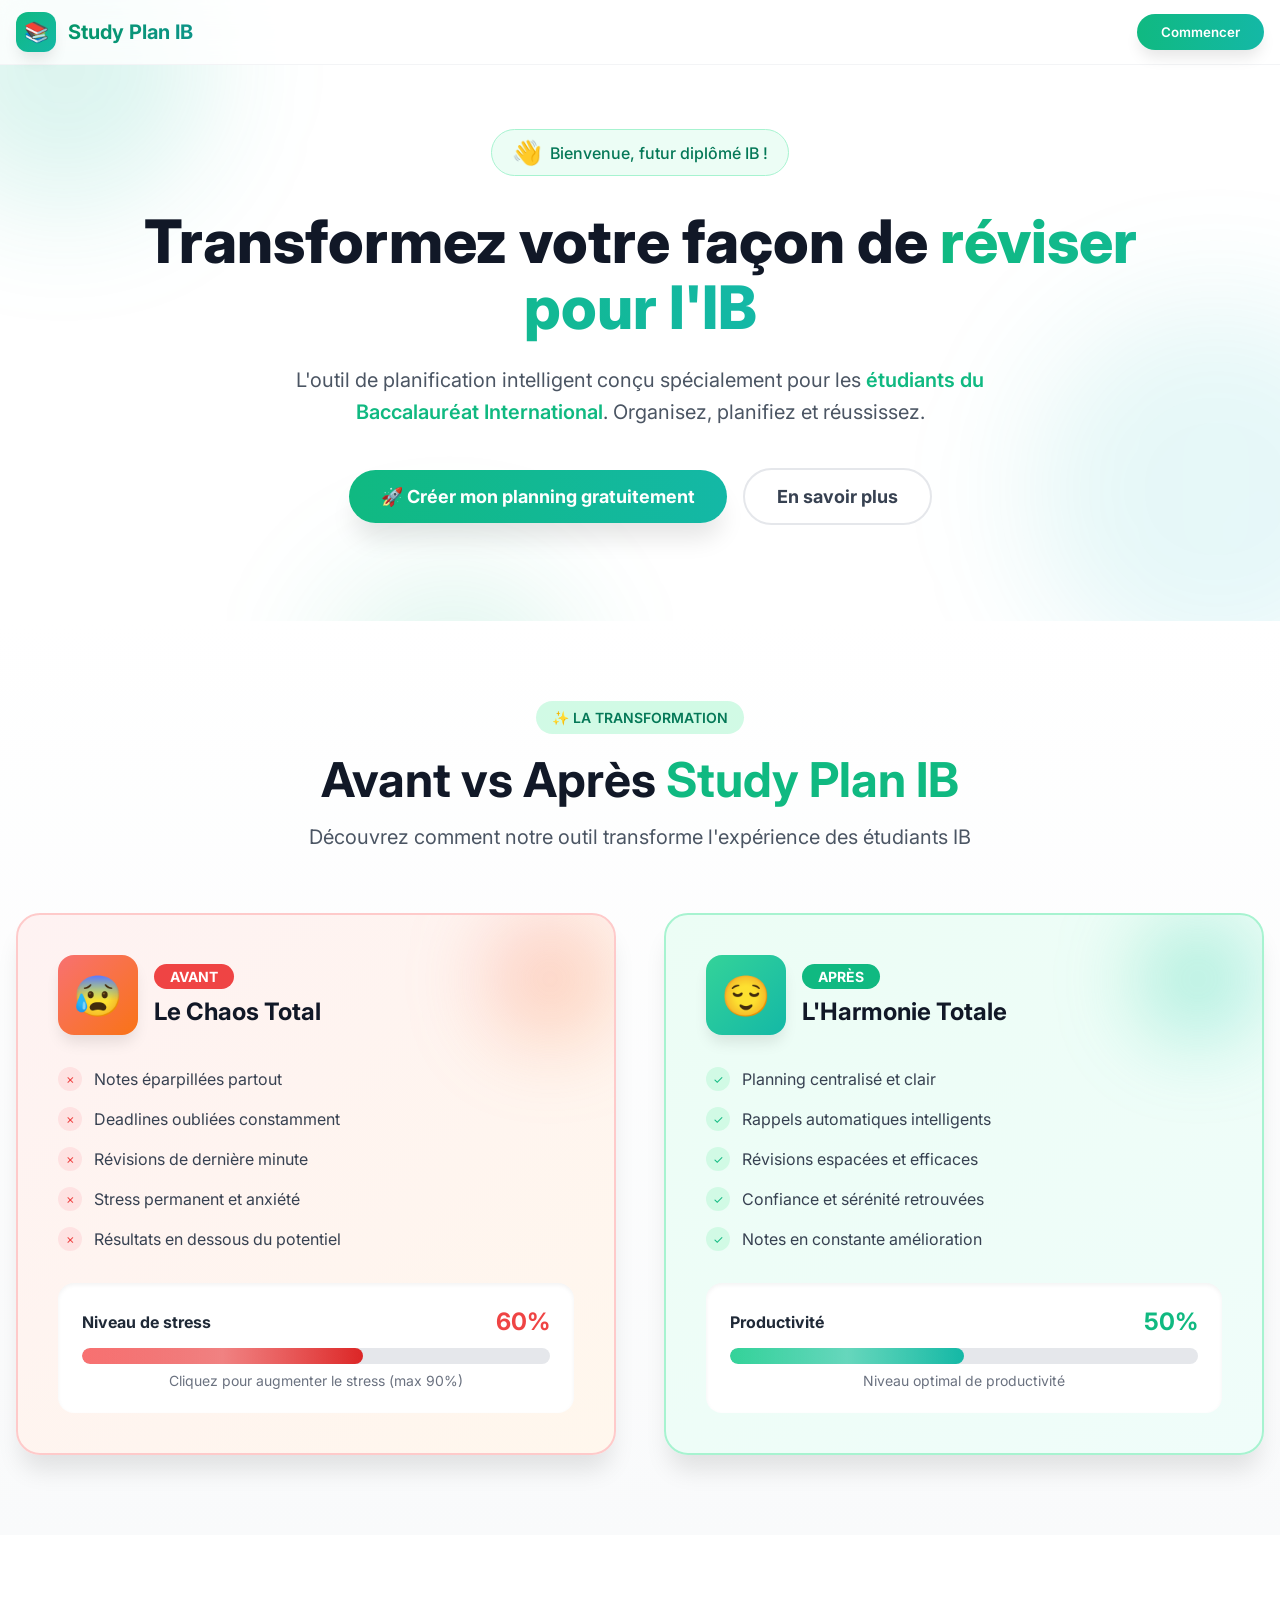
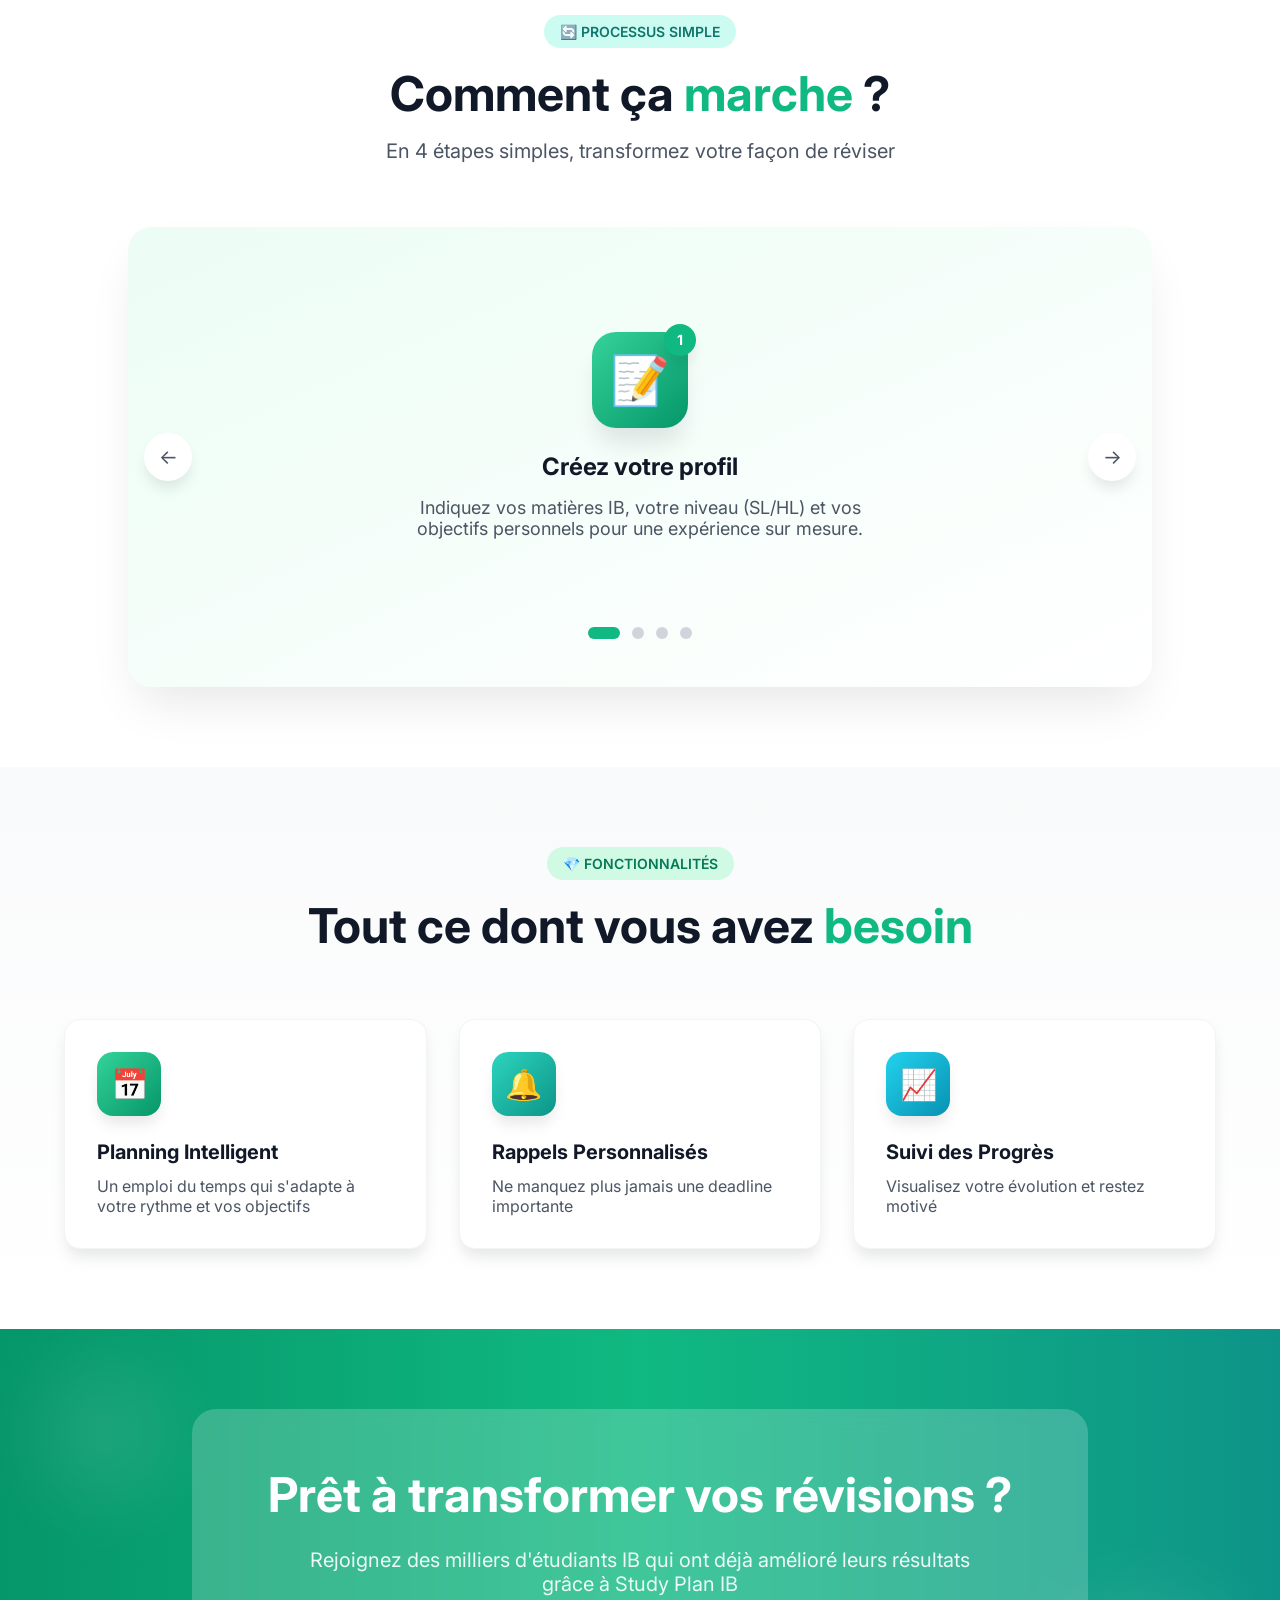
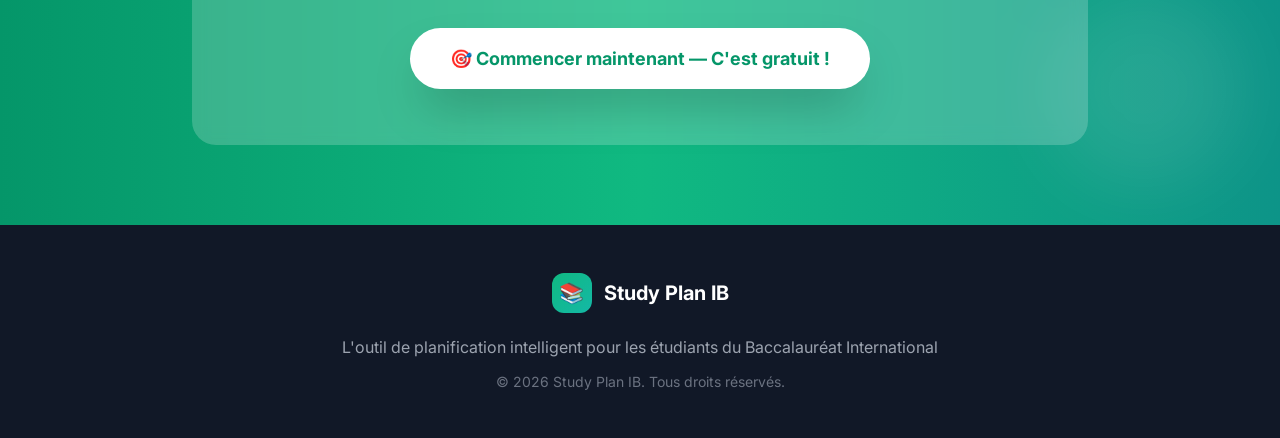
<file: index.html>
<!DOCTYPE html>
<!-- Study Plan IB - Fichier complet avec Pages 1, 2, 3, 4, 5, 6, 7 et 7b -->
<!DOCTYPE html>
<html lang="fr">
<head>
    <meta charset="UTF-8">
    <meta name="viewport" content="width=device-width, initial-scale=1.0">
    <title>Study Plan IB - Planificateur intelligent pour le Baccalauréat International</title>
    <link rel="preconnect" href="https://fonts.googleapis.com">
    <link rel="preconnect" href="https://fonts.gstatic.com" crossorigin>
    <link href="https://fonts.googleapis.com/css2?family=Inter:wght@300;400;500;600;700;800&display=swap" rel="stylesheet">
    <link rel="stylesheet" href="style_v1.css">
    <link rel="stylesheet" href="style_v2.css">
    <link rel="stylesheet" href="style_v3.css">
</head>
<body>
    <div class="bg-shapes">
        <div class="shape shape-1 animate-float"></div>
        <div class="shape shape-2 animate-float-reverse"></div>
        <div class="shape shape-3 animate-float-subtle"></div>
    </div>

    <div class="context-modal" id="contextModal">
        <div class="context-shape context-shape-1 animate-float"></div>
        <div class="context-shape context-shape-2 animate-float-reverse"></div>
        
        <div class="context-center">
            <div class="context-card animate-fade-in-up">
                <div class="progress-indicator">
                    <div class="progress-step progress-step-active">1</div>
                    <div class="progress-line progress-line-active"></div>
                    <div class="progress-step progress-step-inactive">2</div>
                    <div class="progress-line progress-line-inactive"></div>
                    <div class="progress-step progress-step-inactive">...</div>
                </div>

                <div class="context-icon animate-glow">
                    <span>🎓</span>
                </div>

                <h1 class="context-title">Bienvenue sur StudyPlan IB</h1>
                <p class="context-subtitle">Commençons par faire connaissance. Comment t'appelles-tu ?</p>

                <div>
                    <input type="text" id="nameInput" class="context-input" placeholder="Ton prénom...">
                    <p class="context-error" id="nameError">Merci d'entrer ton prénom</p>
                </div>

                <div class="context-buttons">
                    <button class="btn-continue" onclick="handleContinue()">Continuer →</button>
                    <button class="btn-back" onclick="closeContextModal()">Retour à l'accueil</button>
                </div>
            </div>
        </div>
    </div>

    <!-- Objectives Modal (Page 2) -->
    <div class="context-modal" id="objectivesModal">
        <div class="context-shape context-shape-1 animate-float" style="right: -5rem; left: auto;"></div>
        <div class="context-shape context-shape-2 animate-float-reverse" style="left: -2.5rem; right: auto;"></div>
        
        <div class="context-center" style="padding: 2rem 1rem;">
            <div class="context-card animate-fade-in-up" style="max-width: 42rem;">
                <div class="progress-indicator">
                    <div class="progress-step progress-step-active">✓</div>
                    <div class="progress-line progress-line-active"></div>
                    <div class="progress-step progress-step-active">2</div>
                    <div class="progress-line progress-line-inactive"></div>
                    <div class="progress-step progress-step-inactive">...</div>
                </div>

                <p id="welcomeName" style="color: #10b981; font-weight: 500; text-align: center; margin-bottom: 1rem;">Super, ! 🎉</p>

                <div class="context-icon" style="background: linear-gradient(to bottom right, #34d399, #14b8a6);">
                    <span>🎯</span>
                </div>

                <h1 class="context-title">Quel est ton objectif ?</h1>
                <p class="context-subtitle">Définis le score IB que tu vises pour personnaliser ton plan</p>

                <!-- Score Selection -->
                <div style="background: linear-gradient(to bottom right, #f9fafb, #ecfdf5); border: 1px solid #e5e7eb; border-radius: 1.5rem; padding: 1.5rem; margin-bottom: 1.5rem;">
                    <div style="display: flex; align-items: center; justify-content: center; gap: 2rem;">
                        <button onclick="adjustScore(-1)" style="width: 3.5rem; height: 3.5rem; background: white; border: 2px solid #e5e7eb; border-radius: 0.75rem; font-size: 1.5rem; color: #9ca3af; cursor: pointer; transition: all 0.2s;">−</button>
                        <div style="text-align: center;">
                            <input type="number" id="scoreValue" value="40" min="24" max="45" onchange="handleScoreInput(event)" style="width: 6rem; text-align: center; font-size: 3.5rem; font-weight: 700; color: #111827; background: transparent; border: none; outline: none;">
                            <p style="color: #9ca3af; font-size: 0.875rem;">sur 45 points</p>
                        </div>
                        <button onclick="adjustScore(1)" style="width: 3.5rem; height: 3.5rem; background: white; border: 2px solid #e5e7eb; border-radius: 0.75rem; font-size: 1.5rem; color: #9ca3af; cursor: pointer; transition: all 0.2s;">+</button>
                    </div>
                </div>

                <!-- Feedback Badge -->
                <div style="text-align: center; margin-bottom: 1rem;">
                    <span id="feedbackBadge" class="feedback-badge bg-emerald">Excellent objectif ! ⭐</span>
                </div>
                <p id="feedbackNote" style="color: #6b7280; font-size: 0.875rem; text-align: center; margin-bottom: 1.5rem;">Top 15% mondial</p>

                <!-- Motivation -->
                <div style="background: linear-gradient(to bottom right, #ecfdf5, #f0fdfa); border: 1px solid #a7f3d0; border-radius: 1rem; padding: 1.25rem; margin-bottom: 1.5rem;">
                    <p id="motivationText" style="color: #374151; text-align: center; line-height: 1.6;">✨ 36+ points est un objectif vraiment excellent !</p>
                </div>

                <!-- Section probabilité supprimée -->

                <div class="context-buttons">
                    <button class="btn-continue" onclick="validateObjective()">Valider mon objectif →</button>
                    <button class="btn-back" onclick="hideObjectivesPage()">← Retour</button>
                </div>
            </div>
        </div>
    </div>

    <!-- Subjects Modal (Page 4) -->
    <div class="context-modal" id="subjectsModal">
        <div class="context-shape context-shape-1 animate-float"></div>
        <div class="context-shape context-shape-2 animate-float-reverse" style="right: -2.5rem; left: auto;"></div>
        
        <div class="context-center" style="padding: 2rem 1rem;">
            <div class="context-card animate-fade-in-up" style="max-width: 64rem;">
                <div class="progress-indicator">
                    <div class="progress-step progress-step-active">✓</div>
                    <div class="progress-line progress-line-active" style="width: 2.5rem;"></div>
                    <div class="progress-step progress-step-active">✓</div>
                    <div class="progress-line progress-line-active" style="width: 2.5rem;"></div>
                    <div class="progress-step progress-step-active">✓</div>
                    <div class="progress-line progress-line-active" style="width: 2.5rem;"></div>
                    <div class="progress-step progress-step-active">4</div>
                    <div class="progress-line progress-line-inactive" style="width: 2.5rem;"></div>
                    <div class="progress-step progress-step-inactive">...</div>
                </div>

                <div class="context-icon" style="width: 5rem; height: 5rem;">
                    <span style="font-size: 2.5rem;">📚</span>
                </div>

                <h1 class="context-title">Tes matières IB</h1>
                <p class="context-subtitle">Configure tes 6 matières avec exactement 3 HL et 3 SL</p>

                <!-- HL/SL Counters -->
                <div style="display: flex; justify-content: center; gap: 1rem; margin-bottom: 2rem;">
                    <span id="hlCounter" class="counter-badge invalid-hl">HL: 2/3</span>
                    <span id="slCounter" class="counter-badge invalid-sl">SL: 1/3</span>
                </div>

                <!-- Required Subjects -->
                <div style="margin-bottom: 2rem;">
                    <h3 style="font-size: 1.125rem; font-weight: 700; color: #1f2937; margin-bottom: 1rem; display: flex; align-items: center;"><span style="width: 0.5rem; height: 0.5rem; background: #10b981; border-radius: 50%; margin-right: 0.5rem;"></span>Matières obligatoires</h3>
                    <div id="requiredSubjects" style="display: flex; flex-direction: column; gap: 1rem;"></div>
                </div>

                <!-- Optional Subjects -->
                <div style="margin-bottom: 2rem;">
                    <h3 style="font-size: 1.125rem; font-weight: 700; color: #1f2937; margin-bottom: 1rem; display: flex; align-items: center;"><span style="width: 0.5rem; height: 0.5rem; background: #14b8a6; border-radius: 50%; margin-right: 0.5rem;"></span>Matières optionnelles (<span id="optionalCount">0</span>/3)</h3>
                    <div id="optionalSubjects" style="display: flex; flex-direction: column; gap: 1rem;"></div>
                    <div style="margin-top: 1rem;">
                        <select id="addSubjectSelect" onchange="handleAddSubject(this)" style="width: 100%; padding: 1rem; border: 2px dashed #d1d5db; border-radius: 1rem; background: #f9fafb; color: #6b7280; cursor: pointer; font-size: 1rem;"></select>
                    </div>
                </div>

                <!-- Validation Message -->
                <div id="validationMsg" class="validation-box invalid">⚠️ Configuration incomplète. Il te faut exactement 6 matières (3 HL et 3 SL)</div>

                <div class="context-buttons">
                    <button id="subjectsContinueBtn" class="btn-continue" onclick="validateSubjects()" disabled>Continuer →</button>
                    <button class="btn-back" onclick="hideSubjectsPage()">← Retour</button>
                </div>
            </div>
        </div>
    </div>

    <!-- Transport Modal (Page 5) -->
    <div class="context-modal" id="transportModal">
        <div class="context-shape context-shape-1 animate-float"></div>
        <div class="context-shape context-shape-2 animate-float-reverse" style="right: -2.5rem; left: auto;"></div>
        
        <div class="context-center" style="padding: 2rem 1rem;">
            <div class="context-card animate-fade-in-up" style="max-width: 48rem;">
                <div class="progress-indicator">
                    <div class="progress-step progress-step-active">✓</div>
                    <div class="progress-line progress-line-active" style="width: 2rem;"></div>
                    <div class="progress-step progress-step-active">✓</div>
                    <div class="progress-line progress-line-active" style="width: 2rem;"></div>
                    <div class="progress-step progress-step-active">✓</div>
                    <div class="progress-line progress-line-active" style="width: 2rem;"></div>
                    <div class="progress-step progress-step-active">✓</div>
                    <div class="progress-line progress-line-active" style="width: 2rem;"></div>
                    <div class="progress-step progress-step-active">5</div>
                    <div class="progress-line progress-line-inactive" style="width: 2rem;"></div>
                    <div class="progress-step progress-step-inactive">...</div>
                </div>

                <div class="context-icon" style="width: 5rem; height: 5rem;">
                    <span style="font-size: 2.5rem;">🚗</span>
                </div>

                <h1 class="context-title">Comment vas-tu à l'école ?</h1>
                <p class="context-subtitle">Cela nous aidera à optimiser ton planning de révisions</p>

                <div style="display: flex; flex-direction: column; gap: 1.5rem; margin: 2rem 0; align-items: center;">
                    <div style="display: flex; flex-wrap: wrap; gap: 1.5rem; justify-content: center;">
                        <!-- Voiture Card -->
                        <button onclick="selectTransport('voiture')" class="transport-card" style="background: white; border: 2px solid #fef3c7; border-radius: 1.5rem; padding: 2rem; width: 12rem; cursor: pointer; transition: all 0.3s; box-shadow: 0 10px 15px -3px rgba(0,0,0,0.1);">
                            <div style="width: 5rem; height: 5rem; margin: 0 auto 1rem; background: linear-gradient(to bottom right, #fbbf24, #f97316); border-radius: 1rem; display: flex; align-items: center; justify-content: center; font-size: 2.5rem; box-shadow: 0 10px 15px -3px rgba(0,0,0,0.1);">🚗</div>
                            <h3 style="font-size: 1.25rem; font-weight: 700; color: #111827; margin-bottom: 0.5rem;">Voiture</h3>
                            <p style="color: #6b7280; font-size: 0.875rem;">On vient te chercher</p>
                        </button>

                        <!-- Moto Card -->
                        <button onclick="selectTransport('moto')" class="transport-card" style="background: white; border: 2px solid #d1fae5; border-radius: 1.5rem; padding: 2rem; width: 12rem; cursor: pointer; transition: all 0.3s; box-shadow: 0 10px 15px -3px rgba(0,0,0,0.1);">
                            <div style="width: 5rem; height: 5rem; margin: 0 auto 1rem; background: linear-gradient(to bottom right, #34d399, #059669); border-radius: 1rem; display: flex; align-items: center; justify-content: center; font-size: 2.5rem; box-shadow: 0 10px 15px -3px rgba(0,0,0,0.1);">🏍️</div>
                            <h3 style="font-size: 1.25rem; font-weight: 700; color: #111827; margin-bottom: 0.5rem;">Moto</h3>
                            <p style="color: #6b7280; font-size: 0.875rem;">Tu conduis toi-même</p>
                        </button>
                    </div>
                </div>

                <div class="context-buttons">
                    <button class="btn-back" onclick="hideTransportPage()">← Retour</button>
                </div>
            </div>
        </div>
    </div>

    <!-- Car Configuration Modal (Page 6a) -->
    <div class="context-modal" id="carConfigModal">
        <div class="context-shape context-shape-1 animate-float" style="background: linear-gradient(to bottom right, rgba(251, 191, 36, 0.3), rgba(251, 191, 36, 0.2)); right: -5rem; left: auto;"></div>
        <div class="context-shape context-shape-2 animate-float-reverse" style="background: linear-gradient(to bottom right, rgba(249, 115, 22, 0.3), rgba(249, 115, 22, 0.2)); left: -2.5rem; right: auto;"></div>
        
        <div class="context-center" style="padding: 2rem 1rem;">
            <div class="context-card animate-fade-in-up" style="max-width: 42rem; background: linear-gradient(to bottom right, #fffbeb, white, #fff7ed);">
                <div class="progress-indicator">
                    <div class="progress-step progress-step-active">✓</div>
                    <div class="progress-line progress-line-active" style="width: 1.5rem;"></div>
                    <div class="progress-step progress-step-active">✓</div>
                    <div class="progress-line progress-line-active" style="width: 1.5rem;"></div>
                    <div class="progress-step progress-step-active">✓</div>
                    <div class="progress-line progress-line-active" style="width: 1.5rem;"></div>
                    <div class="progress-step progress-step-active">✓</div>
                    <div class="progress-line progress-line-active" style="width: 1.5rem;"></div>
                    <div class="progress-step progress-step-active">✓</div>
                    <div class="progress-line" style="width: 1.5rem; background: #f59e0b;"></div>
                    <div class="progress-step" style="background: #f59e0b; color: white;">6</div>
                </div>

                <div class="context-icon" style="width: 5rem; height: 5rem; background: linear-gradient(to bottom right, #fbbf24, #f97316);">
                    <span style="font-size: 2.5rem;">🚗</span>
                </div>

                <h1 class="context-title">Configuration Voiture</h1>
                <p class="context-subtitle">Détails de tes trajets quotidiens</p>

                <div style="display: flex; flex-direction: column; gap: 1.5rem; margin: 2rem 0;">
                    <!-- Departure Time -->
                    <div style="background: white; border-radius: 1rem; box-shadow: 0 10px 15px -3px rgba(0,0,0,0.1); border: 2px solid #dbeafe; padding: 1.25rem;">
                        <label style="font-size: 0.875rem; font-weight: 500; color: #4b5563; display: flex; align-items: center; margin-bottom: 0.75rem;">
                            <span style="font-size: 1.25rem; margin-right: 0.5rem;">🌅</span>
                            Heure de départ le matin
                        </label>
                        <input type="time" id="carDepartureInput" value="07:30" onchange="carDeparture=this.value; updateCarPrepTime();" style="width: 100%; padding: 0.75rem; border: 2px solid #e5e7eb; border-radius: 0.75rem; font-size: 1rem; font-weight: 600;">
                        <div style="margin-top: 0.75rem; padding: 0.5rem 1rem; background: #eff6ff; border-radius: 0.5rem;">
                            <p style="font-size: 0.875rem; color: #2563eb;">📋 Préparation dès <span id="carPrepTime" style="font-weight: 700;">07:00</span></p>
                        </div>
                    </div>

                    <!-- To School Duration -->
                    <div style="background: white; border-radius: 1rem; box-shadow: 0 10px 15px -3px rgba(0,0,0,0.1); border: 2px solid #cffafe; padding: 1.25rem;">
                        <label style="font-size: 0.875rem; font-weight: 500; color: #4b5563; display: flex; align-items: center; margin-bottom: 0.75rem;">
                            <span style="font-size: 1.25rem; margin-right: 0.5rem;">🏫</span>
                            Durée du trajet aller
                        </label>
                        <div style="display: flex; align-items: center; gap: 0.75rem;">
                            <input type="number" id="carToSchoolInput" value="30" min="5" max="120" onchange="carToSchool=parseInt(this.value)||5;" style="width: 6rem; padding: 0.75rem; border: 2px solid #e5e7eb; border-radius: 0.75rem; font-size: 1rem; font-weight: 600; text-align: center;">
                            <span style="color: #6b7280; font-weight: 500;">minutes</span>
                        </div>
                    </div>

                    <!-- From School Duration -->
                    <div style="background: white; border-radius: 1rem; box-shadow: 0 10px 15px -3px rgba(0,0,0,0.1); border: 2px solid #fef3c7; padding: 1.25rem;">
                        <label style="font-size: 0.875rem; font-weight: 500; color: #4b5563; display: flex; align-items: center; margin-bottom: 0.75rem;">
                            <span style="font-size: 1.25rem; margin-right: 0.5rem;">🏠</span>
                            Durée du trajet retour
                        </label>
                        <div style="display: flex; align-items: center; gap: 0.75rem;">
                            <input type="number" id="carFromSchoolInput" value="40" min="5" max="120" onchange="carFromSchool=parseInt(this.value)||5;" style="width: 6rem; padding: 0.75rem; border: 2px solid #e5e7eb; border-radius: 0.75rem; font-size: 1rem; font-weight: 600; text-align: center;">
                            <span style="color: #6b7280; font-weight: 500;">minutes</span>
                        </div>
                        <p style="font-size: 0.875rem; color: #d97706; margin-top: 0.5rem;">💡 Souvent plus long (embouteillages)</p>
                    </div>
                </div>

                <div class="context-buttons">
                    <button class="btn-continue" style="background: linear-gradient(to right, #f59e0b, #f97316);" onclick="saveCarConfig()">Continuer →</button>
                    <button class="btn-back" onclick="hideCarConfig()">← Retour</button>
                </div>
            </div>
        </div>
    </div>

    <!-- Moto Configuration Modal (Page 6b) -->
    <div class="context-modal" id="motoConfigModal">
        <div class="context-shape context-shape-1 animate-float" style="right: -5rem; left: auto;"></div>
        <div class="context-shape context-shape-2 animate-float-reverse" style="left: -2.5rem; right: auto;"></div>
        
        <div class="context-center" style="padding: 2rem 1rem;">
            <div class="context-card animate-fade-in-up" style="max-width: 42rem;">
                <div class="progress-indicator">
                    <div class="progress-step progress-step-active">✓</div>
                    <div class="progress-line progress-line-active" style="width: 1.5rem;"></div>
                    <div class="progress-step progress-step-active">✓</div>
                    <div class="progress-line progress-line-active" style="width: 1.5rem;"></div>
                    <div class="progress-step progress-step-active">✓</div>
                    <div class="progress-line progress-line-active" style="width: 1.5rem;"></div>
                    <div class="progress-step progress-step-active">✓</div>
                    <div class="progress-line progress-line-active" style="width: 1.5rem;"></div>
                    <div class="progress-step progress-step-active">✓</div>
                    <div class="progress-line progress-line-active" style="width: 1.5rem;"></div>
                    <div class="progress-step progress-step-active">6</div>
                </div>

                <div class="context-icon" style="width: 5rem; height: 5rem;">
                    <span style="font-size: 2.5rem;">🏍️</span>
                </div>

                <h1 class="context-title">Configuration Moto</h1>
                <p class="context-subtitle">Détails de tes trajets quotidiens</p>

                <div style="display: flex; flex-direction: column; gap: 1.5rem; margin: 2rem 0;">
                    <!-- Departure Time -->
                    <div style="background: white; border-radius: 1rem; box-shadow: 0 10px 15px -3px rgba(0,0,0,0.1); border: 2px solid #dbeafe; padding: 1.25rem;">
                        <label style="font-size: 0.875rem; font-weight: 500; color: #4b5563; display: flex; align-items: center; margin-bottom: 0.75rem;">
                            <span style="font-size: 1.25rem; margin-right: 0.5rem;">🌅</span>
                            Heure de départ le matin
                        </label>
                        <input type="time" id="motoDepartureInput" value="07:30" onchange="motoDeparture=this.value; updateMotoPrepTime();" style="width: 100%; padding: 0.75rem; border: 2px solid #e5e7eb; border-radius: 0.75rem; font-size: 1rem; font-weight: 600;">
                        <div style="margin-top: 0.75rem; padding: 0.5rem 1rem; background: #eff6ff; border-radius: 0.5rem;">
                            <p style="font-size: 0.875rem; color: #2563eb;">📋 Préparation dès <span id="motoPrepTime" style="font-weight: 700;">07:00</span></p>
                        </div>
                    </div>

                    <!-- To School Duration -->
                    <div style="background: white; border-radius: 1rem; box-shadow: 0 10px 15px -3px rgba(0,0,0,0.1); border: 2px solid #cffafe; padding: 1.25rem;">
                        <label style="font-size: 0.875rem; font-weight: 500; color: #4b5563; display: flex; align-items: center; margin-bottom: 0.75rem;">
                            <span style="font-size: 1.25rem; margin-right: 0.5rem;">🏫</span>
                            Durée du trajet aller
                        </label>
                        <div style="display: flex; align-items: center; gap: 0.75rem;">
                            <input type="number" id="motoToSchoolInput" value="25" min="5" max="120" onchange="motoToSchool=parseInt(this.value)||5;" style="width: 6rem; padding: 0.75rem; border: 2px solid #e5e7eb; border-radius: 0.75rem; font-size: 1rem; font-weight: 600; text-align: center;">
                            <span style="color: #6b7280; font-weight: 500;">minutes</span>
                        </div>
                    </div>

                    <!-- Return Time from School -->
                    <div style="background: white; border-radius: 1rem; box-shadow: 0 10px 15px -3px rgba(0,0,0,0.1); border: 2px solid #a7f3d0; padding: 1.25rem;">
                        <label style="font-size: 0.875rem; font-weight: 500; color: #4b5563; display: flex; align-items: center; margin-bottom: 0.75rem;">
                            <span style="font-size: 1.25rem; margin-right: 0.5rem;">🏠</span>
                            Heure de départ de l'école
                        </label>
                        <input type="time" id="motoReturnInput" value="17:00" onchange="motoReturn=this.value;" style="width: 100%; padding: 0.75rem; border: 2px solid #e5e7eb; border-radius: 0.75rem; font-size: 1rem; font-weight: 600;">
                    </div>

                    <!-- From School Duration -->
                    <div style="background: white; border-radius: 1rem; box-shadow: 0 10px 15px -3px rgba(0,0,0,0.1); border: 2px solid #fef3c7; padding: 1.25rem;">
                        <label style="font-size: 0.875rem; font-weight: 500; color: #4b5563; display: flex; align-items: center; margin-bottom: 0.75rem;">
                            <span style="font-size: 1.25rem; margin-right: 0.5rem;">🏠</span>
                            Durée du trajet retour
                        </label>
                        <div style="display: flex; align-items: center; gap: 0.75rem;">
                            <input type="number" id="motoFromSchoolInput" value="25" min="5" max="120" onchange="motoFromSchool=parseInt(this.value)||5;" style="width: 6rem; padding: 0.75rem; border: 2px solid #e5e7eb; border-radius: 0.75rem; font-size: 1rem; font-weight: 600; text-align: center;">
                            <span style="color: #6b7280; font-weight: 500;">minutes</span>
                        </div>
                    </div>
                </div>

                <div class="context-buttons">
                    <button class="btn-continue" onclick="saveMotoConfig()">Continuer →</button>
                    <button class="btn-back" onclick="hideMotoConfig()">← Retour</button>
                </div>
            </div>
        </div>
    </div>

    <!-- Sleep Modal (Page 3) -->
    <div class="context-modal" id="sleepModal">
        <div class="context-shape context-shape-1 animate-float" style="right: -5rem; left: auto;"></div>
        <div class="context-shape context-shape-2 animate-float-reverse" style="left: -2.5rem; right: auto;"></div>
        
        <div class="context-center" style="padding: 2rem 1rem;">
            <div class="context-card animate-fade-in-up" style="max-width: 56rem;">
                <div class="progress-indicator">
                    <div class="progress-step progress-step-active">✓</div>
                    <div class="progress-line progress-line-active" style="width: 3rem;"></div>
                    <div class="progress-step progress-step-active">✓</div>
                    <div class="progress-line progress-line-active" style="width: 3rem;"></div>
                    <div class="progress-step progress-step-active">3</div>
                    <div class="progress-line progress-line-inactive" style="width: 3rem;"></div>
                    <div class="progress-step progress-step-inactive">...</div>
                </div>

                <div class="context-icon" style="width: 5rem; height: 5rem;">
                    <span style="font-size: 2.5rem;">😴</span>
                </div>

                <h1 class="context-title">Ton rythme de sommeil</h1>
                <p class="context-subtitle">Un bon sommeil = de meilleures révisions ! Nous garantissons 8h minimum.</p>

                <!-- Sleep Cards -->
                <div style="display: grid; grid-template-columns: repeat(auto-fit, minmax(200px, 1fr)); gap: 1.5rem; margin-bottom: 1.5rem;">
                    <!-- Weekday -->
                    <div style="background: white; border-radius: 1rem; box-shadow: 0 10px 15px -3px rgba(0,0,0,0.1); border: 2px solid #dbeafe; overflow: hidden;">
                        <div style="background: linear-gradient(to right, #3b82f6, #06b6d4); padding: 1rem; color: white;">
                            <div style="display: flex; align-items: center; gap: 0.75rem;">
                                <span style="font-size: 1.5rem;">🏫</span>
                                <div>
                                    <h3 style="font-weight: 700; font-size: 0.875rem;">Semaine (Lun - Ven)</h3>
                                    <p style="font-size: 0.75rem; opacity: 0.8;">Jours de cours</p>
                                </div>
                            </div>
                        </div>
                        <div style="padding: 1rem;">
                            <label style="font-size: 0.875rem; color: #4b5563; display: block; margin-bottom: 0.5rem;">Réveil</label>
                            <input type="time" id="weekdayWakeupInput" value="06:00" onchange="weekdayWakeup=this.value; updateBedtimes();" style="width: 100%; padding: 0.75rem; border: 2px solid #e5e7eb; border-radius: 0.75rem; font-size: 1rem; font-weight: 600;">
                            <div style="text-align: center; color: #9ca3af; padding: 0.5rem;">↓ 8h ↓</div>
                            <label style="font-size: 0.875rem; color: #4b5563; display: block; margin-bottom: 0.5rem;">Coucher</label>
                            <div id="weekdayBedtime" style="width: 100%; padding: 0.75rem; background: #eff6ff; border: 2px solid #bfdbfe; border-radius: 0.75rem; font-size: 1rem; font-weight: 600; color: #1d4ed8; text-align: center;">22:00</div>
                        </div>
                    </div>

                    <!-- Saturday -->
                    <div style="background: white; border-radius: 1rem; box-shadow: 0 10px 15px -3px rgba(0,0,0,0.1); border: 2px solid #e9d5ff; overflow: hidden;">
                        <div style="background: linear-gradient(to right, #a855f7, #ec4899); padding: 1rem; color: white;">
                            <div style="display: flex; align-items: center; gap: 0.75rem;">
                                <span style="font-size: 1.5rem;">📅</span>
                                <div>
                                    <h3 style="font-weight: 700; font-size: 0.875rem;">Samedi</h3>
                                    <p style="font-size: 0.75rem; opacity: 0.8;">Week-end</p>
                                </div>
                            </div>
                        </div>
                        <div style="padding: 1rem;">
                            <label style="font-size: 0.875rem; color: #4b5563; display: block; margin-bottom: 0.5rem;">Réveil</label>
                            <input type="time" id="saturdayWakeupInput" value="07:00" onchange="saturdayWakeup=this.value; updateBedtimes();" style="width: 100%; padding: 0.75rem; border: 2px solid #e5e7eb; border-radius: 0.75rem; font-size: 1rem; font-weight: 600;">
                            <div style="text-align: center; color: #9ca3af; padding: 0.5rem;">↓ 8h ↓</div>
                            <label style="font-size: 0.875rem; color: #4b5563; display: block; margin-bottom: 0.5rem;">Coucher</label>
                            <div id="saturdayBedtime" style="width: 100%; padding: 0.75rem; background: #faf5ff; border: 2px solid #d8b4fe; border-radius: 0.75rem; font-size: 1rem; font-weight: 600; color: #7c3aed; text-align: center;">23:00</div>
                        </div>
                    </div>

                    <!-- Sunday -->
                    <div style="background: white; border-radius: 1rem; box-shadow: 0 10px 15px -3px rgba(0,0,0,0.1); border: 2px solid #a7f3d0; overflow: hidden;">
                        <div style="background: linear-gradient(to right, #10b981, #14b8a6); padding: 1rem; color: white;">
                            <div style="display: flex; align-items: center; gap: 0.75rem;">
                                <span style="font-size: 1.5rem;">😴</span>
                                <div>
                                    <h3 style="font-weight: 700; font-size: 0.875rem;">Dimanche</h3>
                                    <p style="font-size: 0.75rem; opacity: 0.8;">Récupération</p>
                                </div>
                            </div>
                        </div>
                        <div style="padding: 1rem;">
                            <label style="font-size: 0.875rem; color: #4b5563; display: block; margin-bottom: 0.5rem;">Réveil</label>
                            <input type="time" id="sundayWakeupInput" value="08:00" onchange="sundayWakeup=this.value; updateBedtimes();" style="width: 100%; padding: 0.75rem; border: 2px solid #e5e7eb; border-radius: 0.75rem; font-size: 1rem; font-weight: 600;">
                            <div style="text-align: center; color: #9ca3af; padding: 0.5rem;">↓ 8h ↓</div>
                            <label style="font-size: 0.875rem; color: #4b5563; display: block; margin-bottom: 0.5rem;">Coucher</label>
                            <div id="sundayBedtime" style="width: 100%; padding: 0.75rem; background: #ecfdf5; border: 2px solid #6ee7b7; border-radius: 0.75rem; font-size: 1rem; font-weight: 600; color: #047857; text-align: center;">00:00</div>
                        </div>
                    </div>
                </div>

                <!-- Educational Box -->
                <div style="background: linear-gradient(to right, #ecfdf5, #f0fdfa); border: 1px solid #a7f3d0; border-radius: 1rem; padding: 1.25rem; margin-bottom: 1.5rem;">
                    <h4 style="font-weight: 700; color: #064e3b; margin-bottom: 0.5rem;">💡 Pourquoi 8 heures ?</h4>
                    <p style="color: #047857; font-size: 0.875rem; line-height: 1.6;">Les étudiants ont besoin de 8 à 10 heures de sommeil pour une performance cognitive optimale. Un bon sommeil améliore la mémorisation de 40% et réduit le stress de manière significative.</p>
                </div>

                <div class="context-buttons">
                    <button class="btn-continue" onclick="validateSleep()">Continuer →</button>
                    <button class="btn-back" onclick="hideSleepPage()">← Retour</button>
                </div>
            </div>
        </div>
    </div>


    <nav>
        <div class="nav-container">
            <div class="nav-brand">
                <div class="nav-logo">📚</div>
                <span class="nav-title">Study Plan IB</span>
            </div>
            <button class="btn-primary" onclick="openContextModal()">Commencer</button>
        </div>
    </nav>

    <section class="hero">
        <div class="hero-container">
            <div class="welcome-badge animate-fade-in-up">
                <span class="animate-wave">👋</span>
                <span>Bienvenue, futur diplômé IB !</span>
            </div>

            <h1 class="hero-title animate-fade-in-up animation-delay-100">
                Transformez votre façon de <span class="highlight">réviser pour l'IB</span>
            </h1>

            <p class="hero-subtitle animate-fade-in-up animation-delay-200">
                L'outil de planification intelligent conçu spécialement pour les <span class="green">étudiants du Baccalauréat International</span>. Organisez, planifiez et réussissez.
            </p>

            <div class="hero-buttons animate-fade-in-up animation-delay-300">
                <button class="btn-hero btn-hero-primary" onclick="openContextModal()">🚀 Créer mon planning gratuitement</button>
                <button class="btn-hero btn-hero-secondary">En savoir plus</button>
            </div>
        </div>
    </section>

    <section class="before-after" id="beforeAfter">
        <div class="section-container">
            <div class="section-header">
                <span class="section-badge">✨ LA TRANSFORMATION</span>
                <h2 class="section-title">Avant vs Après <span class="green">Study Plan IB</span></h2>
                <p class="section-desc">Découvrez comment notre outil transforme l'expérience des étudiants IB</p>
            </div>

            <div class="cards-grid">
                <div class="card card-before animate-shake-subtle" id="beforeCard">
                    <div class="card-decoration"></div>
                    
                    <div class="card-header">
                        <div class="card-icon">😰</div>
                        <div>
                            <span class="card-label">AVANT</span>
                            <h3 class="card-name">Le Chaos Total</h3>
                        </div>
                    </div>

                    <ul class="card-list">
                        <li><div class="card-list-icon">✗</div><span>Notes éparpillées partout</span></li>
                        <li><div class="card-list-icon">✗</div><span>Deadlines oubliées constamment</span></li>
                        <li><div class="card-list-icon">✗</div><span>Révisions de dernière minute</span></li>
                        <li><div class="card-list-icon">✗</div><span>Stress permanent et anxiété</span></li>
                        <li><div class="card-list-icon">✗</div><span>Résultats en dessous du potentiel</span></li>
                    </ul>

                    <div class="meter-box meter-box-clickable" onclick="increaseStress()">
                        <div class="meter-header">
                            <span class="meter-label">Niveau de stress</span>
                            <span class="meter-value meter-value-red" id="stressValue">30%</span>
                        </div>
                        <div class="meter-bar">
                            <div class="meter-fill meter-fill-red" id="stressFill" style="width: 30%"></div>
                        </div>
                        <p class="meter-hint">Cliquez pour augmenter le stress (max 90%)</p>
                    </div>
                </div>

                <div class="card card-after" id="afterCard">
                    <div class="card-decoration"></div>
                    
                    <div class="card-header">
                        <div class="card-icon animate-glow">😌</div>
                        <div>
                            <span class="card-label">APRÈS</span>
                            <h3 class="card-name">L'Harmonie Totale</h3>
                        </div>
                    </div>

                    <ul class="card-list">
                        <li><div class="card-list-icon">✓</div><span>Planning centralisé et clair</span></li>
                        <li><div class="card-list-icon">✓</div><span>Rappels automatiques intelligents</span></li>
                        <li><div class="card-list-icon">✓</div><span>Révisions espacées et efficaces</span></li>
                        <li><div class="card-list-icon">✓</div><span>Confiance et sérénité retrouvées</span></li>
                        <li><div class="card-list-icon">✓</div><span>Notes en constante amélioration</span></li>
                    </ul>

                    <div class="meter-box">
                        <div class="meter-header">
                            <span class="meter-label">Productivité</span>
                            <span class="meter-value meter-value-green" id="prodValue">20%</span>
                        </div>
                        <div class="meter-bar">
                            <div class="meter-fill meter-fill-green" id="prodFill" style="width: 20%"></div>
                        </div>
                        <p class="meter-hint">Niveau optimal de productivité</p>
                    </div>
                </div>
            </div>
        </div>
    </section>

    <section class="carousel-section">
        <div class="carousel-container">
            <div class="section-header">
                <span class="section-badge section-badge-teal">🔄 PROCESSUS SIMPLE</span>
                <h2 class="section-title">Comment ça <span class="green">marche</span> ?</h2>
                <p class="section-desc">En 4 étapes simples, transformez votre façon de réviser</p>
            </div>

            <div class="carousel-wrapper">
                <div class="carousel-slides">
                    <div class="carousel-slide active" data-index="0">
                        <div class="slide-icon" style="background: linear-gradient(to bottom right, #34d399, #059669);">
                            📝
                            <div class="slide-step" style="background: #10b981;">1</div>
                        </div>
                        <h3 class="slide-title">Créez votre profil</h3>
                        <p class="slide-desc">Indiquez vos matières IB, votre niveau (SL/HL) et vos objectifs personnels pour une expérience sur mesure.</p>
                    </div>
                    <div class="carousel-slide" data-index="1">
                        <div class="slide-icon" style="background: linear-gradient(to bottom right, #2dd4bf, #0d9488);">
                            📊
                            <div class="slide-step" style="background: #14b8a6;">2</div>
                        </div>
                        <h3 class="slide-title">Planifiez intelligemment</h3>
                        <p class="slide-desc">Notre algorithme crée un emploi du temps optimisé selon vos échéances, examens et temps disponible.</p>
                    </div>
                    <div class="carousel-slide" data-index="2">
                        <div class="slide-icon" style="background: linear-gradient(to bottom right, #22d3ee, #0891b2);">
                            🎯
                            <div class="slide-step" style="background: #06b6d4;">3</div>
                        </div>
                        <h3 class="slide-title">Suivez vos progrès</h3>
                        <p class="slide-desc">Visualisez votre avancement avec des statistiques détaillées et des rappels motivants.</p>
                    </div>
                    <div class="carousel-slide" data-index="3">
                        <div class="slide-icon" style="background: linear-gradient(to bottom right, #10b981, #0d9488);">
                            🏆
                            <div class="slide-step" style="background: #059669;">4</div>
                        </div>
                        <h3 class="slide-title">Atteignez l'excellence</h3>
                        <p class="slide-desc">Obtenez votre diplôme IB avec confiance grâce à une préparation structurée et efficace.</p>
                    </div>
                </div>

                <button class="carousel-nav carousel-nav-prev" onclick="prevSlide()">←</button>
                <button class="carousel-nav carousel-nav-next" onclick="nextSlide()">→</button>

                <div class="carousel-dots">
                    <button class="carousel-dot active" data-index="0" onclick="goToSlide(0)"></button>
                    <button class="carousel-dot" data-index="1" onclick="goToSlide(1)"></button>
                    <button class="carousel-dot" data-index="2" onclick="goToSlide(2)"></button>
                    <button class="carousel-dot" data-index="3" onclick="goToSlide(3)"></button>
                </div>
            </div>
        </div>
    </section>

    <section class="features">
        <div class="section-header">
            <span class="section-badge">💎 FONCTIONNALITÉS</span>
            <h2 class="section-title">Tout ce dont vous avez <span class="green">besoin</span></h2>
        </div>

        <div class="features-grid">
            <div class="feature-card">
                <div class="feature-icon feature-icon-emerald">📅</div>
                <h3 class="feature-title">Planning Intelligent</h3>
                <p class="feature-desc">Un emploi du temps qui s'adapte à votre rythme et vos objectifs</p>
            </div>
            <div class="feature-card">
                <div class="feature-icon feature-icon-teal">🔔</div>
                <h3 class="feature-title">Rappels Personnalisés</h3>
                <p class="feature-desc">Ne manquez plus jamais une deadline importante</p>
            </div>
            <div class="feature-card">
                <div class="feature-icon feature-icon-cyan">📈</div>
                <h3 class="feature-title">Suivi des Progrès</h3>
                <p class="feature-desc">Visualisez votre évolution et restez motivé</p>
            </div>
        </div>
    </section>

    <section class="cta">
        <div class="cta-shape cta-shape-1 animate-float"></div>
        <div class="cta-shape cta-shape-2 animate-float-reverse"></div>
        
        <div class="cta-container">
            <div class="cta-box">
                <h2 class="cta-title">Prêt à transformer vos révisions ?</h2>
                <p class="cta-desc">Rejoignez des milliers d'étudiants IB qui ont déjà amélioré leurs résultats grâce à Study Plan IB</p>
                <button class="btn-cta" onclick="openContextModal()">🎯 Commencer maintenant — C'est gratuit !</button>
            </div>
        </div>
    </section>

    <footer>
        <div class="footer-brand">
            <div class="footer-logo">📚</div>
            <span class="footer-title">Study Plan IB</span>
        </div>
        <p class="footer-desc">L'outil de planification intelligent pour les étudiants du Baccalauréat International</p>
        <p class="footer-copy">© 2026 Study Plan IB. Tous droits réservés.</p>
    </footer>


    <!-- Activities Modal (Page 7) -->
    <div class="context-modal" id="activitiesModal">
        <div class="context-shape context-shape-1 animate-float"></div>
        <div class="context-shape context-shape-2 animate-float-reverse" style="right: -2.5rem; left: auto;"></div>
        
        <!-- School Hours Warning -->
        <div id="schoolWarning" style="display: none; position: fixed; top: 1rem; left: 50%; transform: translateX(-50%); z-index: 100; background: #fef2f2; border: 2px solid #fecaca; color: #991b1b; padding: 1rem 1.5rem; border-radius: 1rem; box-shadow: 0 10px 25px rgba(0,0,0,0.15); max-width: 90%;">
            <p style="font-weight: 600;">⚠️ Tu ne peux pas planifier d'activités pendant les heures de cours (8h00 - 16h35, lundi au vendredi).</p>
            <p style="font-size: 0.875rem; margin-top: 0.5rem;">Ces créneaux sont réservés à tes cours au lycée. Choisis un horaire en dehors des heures scolaires.</p>
        </div>
        
        <div class="context-center" style="padding: 1rem;">
            <div class="context-card animate-fade-in-up" style="max-width: 56rem;">
                <div class="progress-indicator">
                    <div class="progress-step progress-step-active">✓</div>
                    <div class="progress-line progress-line-active" style="width: 1rem;"></div>
                    <div class="progress-step progress-step-active">✓</div>
                    <div class="progress-line progress-line-active" style="width: 1rem;"></div>
                    <div class="progress-step progress-step-active">✓</div>
                    <div class="progress-line progress-line-active" style="width: 1rem;"></div>
                    <div class="progress-step progress-step-active">✓</div>
                    <div class="progress-line progress-line-active" style="width: 1rem;"></div>
                    <div class="progress-step progress-step-active">✓</div>
                    <div class="progress-line progress-line-active" style="width: 1rem;"></div>
                    <div class="progress-step progress-step-active">✓</div>
                    <div class="progress-line progress-line-active" style="width: 1rem;"></div>
                    <div class="progress-step progress-step-active">7</div>
                </div>

                <div class="context-icon" style="width: 4rem; height: 4rem;">
                    <span style="font-size: 2rem;">🎯</span>
                </div>

                <h1 class="context-title" style="font-size: 1.5rem;">Tes activités extra-scolaires</h1>
                <p class="context-subtitle" style="font-size: 0.875rem;">Sélectionne tes activités pour qu'on les intègre à ton planning</p>

                <!-- Info Box -->
                <div style="background: linear-gradient(to right, #fef3c7, #fff7ed); border: 1px solid #fcd34d; border-radius: 1rem; padding: 1rem; margin-bottom: 1rem;">
                    <p style="color: #92400e; font-size: 0.875rem;">💡 <strong>Important :</strong> Les activités ne peuvent pas être programmées pendant les heures de cours (8h00 - 16h35, lundi au vendredi).</p>
                </div>

                <!-- Activities Grid -->
                <div style="background: white; border-radius: 1rem; box-shadow: 0 4px 6px rgba(0,0,0,0.1); padding: 1rem; margin-bottom: 1rem;">
                    <div id="activitiesGrid" style="display: grid; grid-template-columns: repeat(3, 1fr); gap: 0.5rem;"></div>
                    
                    <!-- Custom Activity -->
                    <div style="margin-top: 1rem; display: flex; gap: 0.5rem;">
                        <input type="text" id="customActivityInput" placeholder="Autre activité..." style="flex: 1; padding: 0.75rem; border: 2px solid #e5e7eb; border-radius: 0.75rem; font-size: 0.875rem;">
                        <button onclick="addCustomActivity()" style="padding: 0.75rem 1rem; background: #10b981; color: white; font-weight: 600; border: none; border-radius: 0.75rem; cursor: pointer;">+ Ajouter</button>
                    </div>
                </div>

                <!-- Selected Activities Config -->
                <div id="activitiesConfig"></div>

                <div class="context-buttons">
                    <button class="btn-continue" onclick="goToScreenTime()">Continuer →</button>
                    <button class="btn-back" onclick="goBackFromActivities()">← Retour</button>
                </div>
            </div>
        </div>
    </div>

    <!-- Screen Time Modal (Page 7b) -->
    <div class="context-modal" id="screenTimeModal">
        <div class="context-shape context-shape-1 animate-float" style="right: -5rem; left: auto;"></div>
        <div class="context-shape context-shape-2 animate-float-reverse" style="left: -2.5rem; right: auto;"></div>
        
        <div class="context-center" style="padding: 1rem;">
            <div class="context-card animate-fade-in-up" style="max-width: 40rem;">
                <div class="progress-indicator">
                    <div class="progress-step progress-step-active">✓</div>
                    <div class="progress-line progress-line-active" style="width: 0.75rem;"></div>
                    <div class="progress-step progress-step-active">✓</div>
                    <div class="progress-line progress-line-active" style="width: 0.75rem;"></div>
                    <div class="progress-step progress-step-active">✓</div>
                    <div class="progress-line progress-line-active" style="width: 0.75rem;"></div>
                    <div class="progress-step progress-step-active">✓</div>
                    <div class="progress-line progress-line-active" style="width: 0.75rem;"></div>
                    <div class="progress-step progress-step-active">✓</div>
                    <div class="progress-line progress-line-active" style="width: 0.75rem;"></div>
                    <div class="progress-step progress-step-active">✓</div>
                    <div class="progress-line progress-line-active" style="width: 0.75rem;"></div>
                    <div class="progress-step progress-step-active">✓</div>
                    <div class="progress-line progress-line-active" style="width: 0.75rem;"></div>
                    <div class="progress-step progress-step-active" style="animation: pulse 2s infinite;">8</div>
                </div>

                <div class="context-icon" style="width: 4rem; height: 4rem;">
                    <span style="font-size: 2rem; animation: pulse 2s infinite;">📱</span>
                </div>

                <h1 class="context-title" style="font-size: 1.5rem;">Temps d'écran quotidien</h1>
                <p class="context-subtitle" style="font-size: 0.875rem;">Limite ton temps sur le téléphone pour mieux te concentrer</p>

                <!-- Explanatory Box -->
                <div style="background: linear-gradient(to right, #eff6ff, #ecfeff); border: 1px solid #bfdbfe; border-radius: 1rem; padding: 1rem; margin-bottom: 1rem;">
                    <div style="display: flex; align-items: flex-start; gap: 0.75rem;">
                        <div style="width: 2.5rem; height: 2.5rem; background: #dbeafe; border-radius: 0.75rem; display: flex; align-items: center; justify-content: center; flex-shrink: 0;">💡</div>
                        <div>
                            <h4 style="font-weight: 700; color: #1e40af; margin-bottom: 0.25rem; font-size: 0.875rem;">Comment ça marche ?</h4>
                            <p style="color: #1d4ed8; font-size: 0.75rem;">Définis combien de temps tu t'autorises sur ton téléphone chaque jour.</p>
                        </div>
                    </div>
                </div>

                <!-- Days Selection -->
                <div style="background: white; border-radius: 1rem; box-shadow: 0 4px 6px rgba(0,0,0,0.1); padding: 1rem; margin-bottom: 1rem;">
                    <label style="font-size: 0.875rem; font-weight: 500; color: #4b5563; display: block; margin-bottom: 0.75rem;">Jours concernés</label>
                    <div id="phoneDaysGrid" style="display: flex; flex-wrap: wrap; justify-content: center; gap: 0.5rem;"></div>
                </div>

                <!-- Same Duration Toggle -->
                <div style="margin-bottom: 1rem;">
                    <label style="display: flex; align-items: center; gap: 0.5rem; cursor: pointer;">
                        <input type="checkbox" checked onchange="samePhoneDuration = this.checked; renderScreenTime();" style="width: 1.25rem; height: 1.25rem;">
                        <span style="font-size: 0.875rem; color: #4b5563;">Même durée pour tous les jours</span>
                    </label>
                </div>

                <!-- Duration Selection -->
                <div id="durationSelection" style="background: white; border-radius: 1rem; box-shadow: 0 4px 6px rgba(0,0,0,0.1); padding: 1rem; margin-bottom: 1rem;"></div>

                <!-- Weekly Summary -->
                <div id="weeklySummary" style="background: linear-gradient(to right, #ecfdf5, #f0fdfa); border: 1px solid #a7f3d0; border-radius: 1rem; padding: 1rem; margin-bottom: 1rem;"></div>

                <!-- Tips -->
                <div style="background: #f9fafb; border-radius: 1rem; padding: 1rem; margin-bottom: 1rem;">
                    <h4 style="font-weight: 700; color: #1f2937; margin-bottom: 0.5rem; font-size: 0.875rem;">💡 Conseils pratiques</h4>
                    <ul style="font-size: 0.75rem; color: #4b5563; list-style: none; padding: 0; margin: 0;">
                        <li style="margin-bottom: 0.25rem;">✓ Désactive les notifications non essentielles</li>
                        <li style="margin-bottom: 0.25rem;">✓ Utilise le mode 'Ne pas déranger' pendant les révisions</li>
                        <li style="margin-bottom: 0.25rem;">✓ Place ton téléphone dans une autre pièce quand tu étudies</li>
                        <li>✓ Fixe-toi des créneaux 'téléphone' dans ta journée</li>
                    </ul>
                </div>

                <div class="context-buttons">
                    <button class="btn-continue" onclick="generatePlanning()" style="display: flex; align-items: center; justify-content: center; gap: 0.5rem;">
                        <span>Générer mon planning</span>
                        <span style="font-size: 1.25rem;">🚀</span>
                    </button>
                    <button class="btn-back" onclick="goBackToActivities()">← Retour</button>
                </div>
            </div>
        </div>
    </div>



    <!-- Planning Modal (Page 8) -->
    <div class="context-modal" id="planningModal">
        <!-- Sticky Header -->
        <header style="position: sticky; top: 0; z-index: 20; background: rgba(255,255,255,0.95); backdrop-filter: blur(8px); box-shadow: 0 1px 3px rgba(0,0,0,0.1); border-bottom: 1px solid #f3f4f6;">
            <div style="max-width: 56rem; margin: 0 auto; padding: 0.75rem 1rem;">
                <div style="display: flex; align-items: center; justify-content: space-between;">
                    <div style="display: flex; align-items: center; gap: 0.75rem;">
                        <div style="width: 2.5rem; height: 2.5rem; background: linear-gradient(to bottom right, #10b981, #14b8a6); border-radius: 0.75rem; display: flex; align-items: center; justify-content: center; box-shadow: 0 10px 15px -3px rgba(0,0,0,0.1);"><span style="font-size: 1.25rem;">📚</span></div>
                        <div>
                            <span style="font-size: 1.125rem; font-weight: 700; background: linear-gradient(to right, #059669, #0d9488); -webkit-background-clip: text; background-clip: text; color: transparent;">Study Plan IB</span>
                            <p id="greetingText" style="font-size: 0.875rem; color: #6b7280;">Bonjour !</p>
                        </div>
                    </div>
                    <button onclick="openSideMenu()" style="width:2.5rem;height:2.5rem;background:linear-gradient(135deg,#ecfdf5,#f0fdf4);border:1.5px solid #a7f3d0;border-radius:0.625rem;cursor:pointer;display:flex;flex-direction:column;align-items:center;justify-content:center;gap:0.28rem;transition:all 0.2s;" onmouseover="this.style.background='#d1fae5'" onmouseout="this.style.background='linear-gradient(135deg,#ecfdf5,#f0fdf4)'">
                        <span style="display:block;width:1.1rem;height:2px;background:#059669;border-radius:2px;"></span>
                        <span style="display:block;width:1.1rem;height:2px;background:#059669;border-radius:2px;"></span>
                        <span style="display:block;width:0.75rem;height:2px;background:#059669;border-radius:2px;align-self:flex-start;margin-left:0.175rem;"></span>
                    </button>
                </div>
            </div>
        </header>

        <!-- ═══════════ SIDEBAR MENU ═══════════ -->
        <div id="sideMenuOverlay" onclick="closeSideMenu()" style="display:none;position:fixed;inset:0;z-index:90;background:rgba(0,0,0,0.4);backdrop-filter:blur(2px);"></div>
        <div id="sideMenu" style="position:fixed;top:0;right:-320px;width:300px;height:100%;z-index:91;background:white;box-shadow:-8px 0 32px rgba(0,0,0,0.15);transition:right 0.35s cubic-bezier(0.4,0,0.2,1);display:flex;flex-direction:column;overflow:hidden;">
            <!-- Menu Header -->
            <div style="background:linear-gradient(135deg,#059669,#10b981);padding:1.5rem 1.25rem 1.25rem;">
                <div style="display:flex;align-items:center;justify-content:space-between;margin-bottom:1rem;">
                    <div style="display:flex;align-items:center;gap:0.75rem;">
                        <div style="width:2.5rem;height:2.5rem;background:rgba(255,255,255,0.2);border-radius:0.75rem;display:flex;align-items:center;justify-content:center;font-size:1.25rem;">📚</div>
                        <div><p style="font-weight:800;color:white;font-size:1rem;">Study Plan IB</p><p style="font-size:0.75rem;color:rgba(255,255,255,0.8);">DP1 · Enko Ouaga</p></div>
                    </div>
                    <button onclick="closeSideMenu()" style="width:2rem;height:2rem;background:rgba(255,255,255,0.2);border:none;border-radius:50%;cursor:pointer;color:white;font-size:1rem;display:flex;align-items:center;justify-content:center;">✕</button>
                </div>
                <div id="menuUserGreeting" style="background:rgba(255,255,255,0.15);border-radius:0.75rem;padding:0.75rem;font-size:0.875rem;color:rgba(255,255,255,0.95);"></div>
            </div>
            <!-- Menu Items -->
            <div style="flex:1;overflow-y:auto;padding:1rem 0.75rem;">
                <p style="font-size:0.7rem;font-weight:700;color:#9ca3af;text-transform:uppercase;letter-spacing:0.08em;padding:0.5rem 0.5rem 0.5rem;margin-bottom:0.25rem;">Navigation</p>
                <button onclick="navigateTo('planning');closeSideMenu();" class="menu-item-btn" style="width:100%;display:flex;align-items:center;gap:0.875rem;padding:0.875rem 0.75rem;border-radius:0.875rem;border:none;background:linear-gradient(135deg,#ecfdf5,#f0fdf4);cursor:pointer;margin-bottom:0.5rem;text-align:left;transition:all 0.2s;">
                    <span style="font-size:1.375rem;">📅</span>
                    <div><p style="font-weight:700;color:#064e3b;font-size:0.9rem;">Mon Planning</p><p style="font-size:0.75rem;color:#6b7280;">Emploi du temps hebdomadaire</p></div>
                </button>
                <button onclick="navigateTo('soutien');closeSideMenu();" class="menu-item-btn" style="width:100%;display:flex;align-items:center;gap:0.875rem;padding:0.875rem 0.75rem;border-radius:0.875rem;border:none;background:white;cursor:pointer;margin-bottom:0.5rem;text-align:left;border:1.5px solid #f3f4f6;transition:all 0.2s;">
                    <span style="font-size:1.375rem;">💚</span>
                    <div><p style="font-weight:700;color:#111827;font-size:0.9rem;">Soutien & Humeur</p><p style="font-size:0.75rem;color:#6b7280;">Messages d'encouragement</p></div>
                </button>
                <button onclick="navigateTo('exercices');closeSideMenu();" class="menu-item-btn" style="width:100%;display:flex;align-items:center;gap:0.875rem;padding:0.875rem 0.75rem;border-radius:0.875rem;border:none;background:white;cursor:pointer;margin-bottom:0.5rem;text-align:left;border:1.5px solid #f3f4f6;transition:all 0.2s;">
                    <span style="font-size:1.375rem;">✏️</span>
                    <div><p style="font-weight:700;color:#111827;font-size:0.9rem;">Mes Exercices</p><p style="font-size:0.75rem;color:#6b7280;">Upload & planifie tes devoirs</p></div>
                </button>

                <p style="font-size:0.7rem;font-weight:700;color:#9ca3af;text-transform:uppercase;letter-spacing:0.08em;padding:0.75rem 0.5rem 0.5rem;margin-bottom:0.25rem;">Mon profil</p>
                <div style="background:#f9fafb;border-radius:0.875rem;padding:0.875rem;border:1.5px solid #f3f4f6;">
                    <div id="menuStatsGrid" style="display:grid;grid-template-columns:1fr 1fr;gap:0.5rem;"></div>
                </div>
            </div>
            <div style="padding:0.75rem;border-top:1px solid #f3f4f6;">
                <button onclick="goBackFromPlanning();closeSideMenu();" style="width:100%;padding:0.75rem;background:#f3f4f6;color:#6b7280;font-weight:600;border:none;border-radius:0.75rem;cursor:pointer;font-size:0.875rem;">⚙️ Modifier mes paramètres</button>
            </div>
        </div>

        <style>
        .menu-item-btn:hover { transform:translateX(3px); box-shadow:0 4px 12px rgba(16,185,129,0.15); }
        /* ─── PAGE PANELS ─── */
        .app-panel { display:none;position:fixed;inset:0;z-index:80;background:white;overflow-y:auto;animation:slideInRight 0.3s ease-out; }
        .app-panel.active { display:block; }
        @keyframes slideInRight { from{transform:translateX(100%);opacity:0} to{transform:translateX(0);opacity:1} }
        /* ─── MOOD BUTTONS ─── */
        .mood-btn { border:2.5px solid transparent;border-radius:1.25rem;padding:1rem;cursor:pointer;transition:all 0.25s;text-align:center;background:white; }
        .mood-btn:hover { transform:translateY(-4px);box-shadow:0 12px 28px rgba(0,0,0,0.12); }
        .mood-btn.selected { border-color:#10b981;background:linear-gradient(135deg,#ecfdf5,#f0fdf4);transform:scale(1.04); }
        /* ─── EXERCISE CARDS ─── */
        .exo-card { background:white;border:2px solid #e5e7eb;border-radius:1rem;padding:1rem;transition:all 0.2s;position:relative;overflow:hidden; }
        .exo-card::before { content:'';position:absolute;left:0;top:0;bottom:0;width:4px;background:linear-gradient(to bottom,#10b981,#059669); }
        .exo-card:hover { border-color:#a7f3d0;box-shadow:0 8px 24px rgba(16,185,129,0.1); }
        /* ─── TIME SLOT CHIPS ─── */
        .slot-chip { padding:0.5rem 0.875rem;border-radius:9999px;border:2px solid #a7f3d0;background:#ecfdf5;color:#047857;font-weight:600;font-size:0.8rem;cursor:pointer;transition:all 0.2s; }
        .slot-chip:hover,.slot-chip.selected { background:#10b981;color:white;border-color:#10b981;transform:scale(1.04); }
        .slot-chip.conflict { border-color:#fca5a5;background:#fef2f2;color:#dc2626; }
        /* ─── ENCOURAGEMENT CARD ─── */
        .encour-card { border-radius:1.25rem;padding:1.5rem;margin-bottom:1rem;animation:fadeInUp 0.4s ease-out; }
        /* ─── DRAG AREA ─── */
        .drag-area { border:2.5px dashed #a7f3d0;border-radius:1rem;padding:2rem;text-align:center;transition:all 0.3s;cursor:pointer;background:linear-gradient(135deg,#f0fdf4,#ecfdf5); }
        .drag-area.dragging { border-color:#10b981;background:#d1fae5;transform:scale(1.01); }
        /* ─── PROGRESS BAR ─── */
        .prog-bar { height:8px;background:#e5e7eb;border-radius:9999px;overflow:hidden; }
        .prog-bar-fill { height:100%;background:linear-gradient(to right,#10b981,#059669);border-radius:9999px;transition:width 0.6s ease; }
        </style>

        <!-- Next Activity Banner -->
        <div id="nextActivityBanner" style="background: linear-gradient(to right, #10b981, #14b8a6); color: white; padding: 0.75rem 1rem; display: none;">
        </div>

        <!-- Day Navigation -->
        <div style="position: sticky; top: 4rem; z-index: 10; background: rgba(255,255,255,0.95); backdrop-filter: blur(8px); border-bottom: 1px solid #f3f4f6; padding: 0.75rem 1rem;">
            <div style="max-width: 56rem; margin: 0 auto;">
                <div id="dayNavigation" style="display: flex; justify-content: space-between; gap: 0.25rem; overflow-x: auto; padding-bottom: 0.5rem;">
                </div>
            </div>
        </div>

        <!-- Planning Content -->
        <div style="max-width: 56rem; margin: 0 auto; padding: 1.5rem 1rem;">
            <div id="eventsContainer" style="margin-bottom: 1.5rem;">
            </div>

            <!-- Add to Planning Button -->
            <button onclick="openAddModal()" style="width: 100%; padding: 1rem; background: linear-gradient(to right, #10b981, #14b8a6); color: white; font-weight: 700; border-radius: 0.75rem; border: none; cursor: pointer; box-shadow: 0 10px 15px -3px rgba(0,0,0,0.1); display: flex; align-items: center; justify-content: center; gap: 0.5rem; margin-bottom: 2rem;">
                <span style="font-size: 1.25rem;">+</span>
                <span>Ajouter au planning</span>
            </button>

            <!-- Color Legend -->
            <div style="background: white; border-radius: 1rem; box-shadow: 0 10px 15px -3px rgba(0,0,0,0.1); padding: 1.5rem; margin-bottom: 2rem;">
                <h3 style="font-weight: 700; color: #111827; margin-bottom: 1rem;">📊 Légende des couleurs</h3>
                <div style="display: grid; grid-template-columns: repeat(2, 1fr); gap: 0.5rem;">
                    <div style="display: flex; align-items: center; gap: 0.5rem; padding: 0.5rem 0.75rem; border-radius: 0.5rem; border-left: 4px solid #818cf8; background: #eef2ff;"><span style="font-size: 0.875rem; color: #374151;">😴 Sommeil</span></div>
                    <div style="display: flex; align-items: center; gap: 0.5rem; padding: 0.5rem 0.75rem; border-radius: 0.5rem; border-left: 4px solid #60a5fa; background: #eff6ff;"><span style="font-size: 0.875rem; color: #374151;">🏫 Cours</span></div>
                    <div style="display: flex; align-items: center; gap: 0.5rem; padding: 0.5rem 0.75rem; border-radius: 0.5rem; border-left: 4px solid #ef4444; background: #fef2f2;"><span style="font-size: 0.875rem; color: #374151;">🔴 Révision critique (≤2/7)</span></div>
                    <div style="display: flex; align-items: center; gap: 0.5rem; padding: 0.5rem 0.75rem; border-radius: 0.5rem; border-left: 4px solid #f59e0b; background: #fffbeb;"><span style="font-size: 0.875rem; color: #374151;">🟠 Révision à améliorer (≤4/7)</span></div>
                    <div style="display: flex; align-items: center; gap: 0.5rem; padding: 0.5rem 0.75rem; border-radius: 0.5rem; border-left: 4px solid #fb923c; background: #fff7ed;"><span style="font-size: 0.875rem; color: #374151;">📚 Révision normale</span></div>
                    <div style="display: flex; align-items: center; gap: 0.5rem; padding: 0.5rem 0.75rem; border-radius: 0.5rem; border-left: 4px solid #a78bfa; background: #faf5ff;"><span style="font-size: 0.875rem; color: #374151;">🎯 Activités</span></div>
                    <div style="display: flex; align-items: center; gap: 0.5rem; padding: 0.5rem 0.75rem; border-radius: 0.5rem; border-left: 4px solid #22d3ee; background: #ecfeff;"><span style="font-size: 0.875rem; color: #374151;">🚗 Transport</span></div>
                    <div style="display: flex; align-items: center; gap: 0.5rem; padding: 0.5rem 0.75rem; border-radius: 0.5rem; border-left: 4px solid #9ca3af; background: #f9fafb;"><span style="font-size: 0.875rem; color: #374151;">🍽️ Repas</span></div>
                    <div style="display: flex; align-items: center; gap: 0.5rem; padding: 0.5rem 0.75rem; border-radius: 0.5rem; border-left: 4px solid #f472b6; background: #fdf2f8;"><span style="font-size: 0.875rem; color: #374151;">📱 Téléphone</span></div>
                    <div style="display: flex; align-items: center; gap: 0.5rem; padding: 0.5rem 0.75rem; border-radius: 0.5rem; border-left: 4px solid #4ade80; background: #f0fdf4;"><span style="font-size: 0.875rem; color: #374151;">🎮 Temps libre</span></div>
                </div>
            </div>

            <!-- Stats Summary -->
            <div style="display: grid; grid-template-columns: repeat(3, 1fr); gap: 1rem; margin-bottom: 2rem;">
                <div style="background: white; border-radius: 0.75rem; box-shadow: 0 10px 15px -3px rgba(0,0,0,0.1); padding: 1rem; text-align: center;">
                    <div style="font-size: 1.875rem; margin-bottom: 0.25rem;">🎯</div>
                    <p id="statScore" style="font-size: 1.5rem; font-weight: 700; color: #10b981;">40</p>
                    <p style="font-size: 0.75rem; color: #6b7280;">Objectif IB</p>
                </div>
                <div style="background: white; border-radius: 0.75rem; box-shadow: 0 10px 15px -3px rgba(0,0,0,0.1); padding: 1rem; text-align: center;">
                    <div style="font-size: 1.875rem; margin-bottom: 0.25rem;">📚</div>
                    <p id="statSubjects" style="font-size: 1.5rem; font-weight: 700; color: #3b82f6;">6</p>
                    <p style="font-size: 0.75rem; color: #6b7280;">Matières</p>
                </div>
                <div style="background: white; border-radius: 0.75rem; box-shadow: 0 10px 15px -3px rgba(0,0,0,0.1); padding: 1rem; text-align: center;">
                    <div style="font-size: 1.875rem; margin-bottom: 0.25rem;">🎭</div>
                    <p id="statActivities" style="font-size: 1.5rem; font-weight: 700; color: #a855f7;">0</p>
                    <p style="font-size: 0.75rem; color: #6b7280;">Activités</p>
                </div>
            </div>

            <!-- Back Button -->
            <div style="text-align: center;">
                <button onclick="goBackFromPlanning()" style="color: #6b7280; font-weight: 500; background: none; border: none; cursor: pointer;">← Modifier les paramètres</button>
            </div>
        </div>

        <!-- Add Modal — Étape 1 : Choix du type -->
        <div id="addEventModal" style="display: none; position: fixed; inset: 0; z-index: 50; background: rgba(0,0,0,0.55); backdrop-filter: blur(4px); align-items: center; justify-content: center; padding: 1rem;">
            <div style="background: white; border-radius: 1.25rem; box-shadow: 0 25px 50px -12px rgba(0,0,0,0.3); max-width: 30rem; width: 100%; padding: 1.75rem; animation: fadeInUp 0.25s ease-out;">
                <!-- Header -->
                <div style="display: flex; align-items: center; justify-content: space-between; margin-bottom: 1.25rem;">
                    <div>
                        <h3 style="font-size: 1.25rem; font-weight: 700; color: #111827;">Ajouter au planning</h3>
                        <p id="addModalDayLabel" style="font-size: 0.875rem; color: #6b7280; margin-top: 0.2rem;"></p>
                    </div>
                    <button onclick="closeAddModal()" style="width: 2rem; height: 2rem; background: #f3f4f6; border: none; border-radius: 50%; cursor: pointer; font-size: 1rem; color: #6b7280; display: flex; align-items: center; justify-content: center;">✕</button>
                </div>

                <!-- Étape 1 : Choix du type -->
                <div id="addStep1">
                    <p style="font-size: 0.875rem; font-weight: 600; color: #374151; margin-bottom: 0.75rem; text-transform: uppercase; letter-spacing: 0.05em;">Que veux-tu ajouter ?</p>
                    <div style="display: grid; grid-template-columns: repeat(2, 1fr); gap: 0.875rem; margin-bottom: 1rem;">
                        <button onclick="selectAddType('matiere')" style="padding: 1.25rem 1rem; background: linear-gradient(135deg, #fff7ed, #fef3c7); border: 2px solid #fed7aa; border-radius: 1rem; cursor: pointer; transition: all 0.2s; text-align: center;">
                            <span style="font-size: 2rem; display: block; margin-bottom: 0.5rem;">📚</span>
                            <span style="font-size: 0.9rem; font-weight: 700; color: #92400e; display: block;">Matière</span>
                            <span style="font-size: 0.75rem; color: #b45309;">Révisions / Exercices</span>
                        </button>
                        <button onclick="selectAddType('activite')" style="padding: 1.25rem 1rem; background: linear-gradient(135deg, #faf5ff, #f0fdf4); border: 2px solid #d8b4fe; border-radius: 1rem; cursor: pointer; transition: all 0.2s; text-align: center;">
                            <span style="font-size: 2rem; display: block; margin-bottom: 0.5rem;">🎯</span>
                            <span style="font-size: 0.9rem; font-weight: 700; color: #6b21a8; display: block;">Activité</span>
                            <span style="font-size: 0.75rem; color: #7c3aed;">Sport / Loisir / Autre</span>
                        </button>
                    </div>
                    <button onclick="closeAddModal()" style="width: 100%; padding: 0.75rem; background: #f3f4f6; color: #6b7280; font-weight: 500; border-radius: 0.75rem; border: none; cursor: pointer;">Annuler</button>
                </div>

                <!-- Étape 2 : Config Matière -->
                <div id="addStep2Matiere" style="display: none;">
                    <button onclick="backToStep1()" style="display: flex; align-items: center; gap: 0.5rem; background: none; border: none; color: #6b7280; cursor: pointer; font-size: 0.875rem; margin-bottom: 1rem; padding: 0;">← Retour</button>
                    <p style="font-size: 0.875rem; font-weight: 600; color: #374151; margin-bottom: 0.75rem; text-transform: uppercase; letter-spacing: 0.05em;">Choix de la matière</p>
                    <div id="subjectPickerGrid" style="display: flex; flex-direction: column; gap: 0.5rem; margin-bottom: 1rem; max-height: 220px; overflow-y: auto;"></div>

                    <div id="studyTypeRow" style="display: none; margin-bottom: 1rem;">
                        <p style="font-size: 0.875rem; font-weight: 600; color: #374151; margin-bottom: 0.5rem;">Type de session</p>
                        <div style="display: grid; grid-template-columns: repeat(2, 1fr); gap: 0.5rem;">
                            <button id="btnRevision" onclick="setStudyType('revision')" style="padding: 0.625rem; border-radius: 0.75rem; border: 2px solid #fb923c; background: #fff7ed; color: #c2410c; font-weight: 600; font-size: 0.8rem; cursor: pointer;">📖 Révision</button>
                            <button id="btnExercices" onclick="setStudyType('exercices')" style="padding: 0.625rem; border-radius: 0.75rem; border: 2px solid #e5e7eb; background: white; color: #374151; font-weight: 600; font-size: 0.8rem; cursor: pointer;">✏️ Exercices</button>
                        </div>
                    </div>

                    <div id="studyTimeRow" style="display: none; margin-bottom: 1rem;">
                        <p style="font-size: 0.875rem; font-weight: 600; color: #374151; margin-bottom: 0.5rem;">Horaires</p>
                        <div style="display: grid; grid-template-columns: 1fr 1fr; gap: 0.75rem;">
                            <div>
                                <label style="font-size: 0.75rem; color: #6b7280; display: block; margin-bottom: 0.25rem;">Début</label>
                                <input type="time" id="studyStartInput" style="width: 100%; padding: 0.625rem; border: 2px solid #e5e7eb; border-radius: 0.75rem; font-size: 0.9rem; font-weight: 600;">
                            </div>
                            <div>
                                <label style="font-size: 0.75rem; color: #6b7280; display: block; margin-bottom: 0.25rem;">Fin</label>
                                <input type="time" id="studyEndInput" style="width: 100%; padding: 0.625rem; border: 2px solid #e5e7eb; border-radius: 0.75rem; font-size: 0.9rem; font-weight: 600;">
                            </div>
                        </div>
                        <p id="studyTimeError" style="color: #ef4444; font-size: 0.75rem; margin-top: 0.4rem; display: none;"></p>
                    </div>

                    <button id="btnConfirmStudy" onclick="confirmAddStudy()" style="display: none; width: 100%; padding: 0.875rem; background: linear-gradient(to right, #f59e0b, #d97706); color: white; font-weight: 700; border-radius: 0.75rem; border: none; cursor: pointer; margin-bottom: 0.5rem;">✅ Ajouter au planning</button>
                    <button onclick="closeAddModal()" style="width: 100%; padding: 0.625rem; background: #f3f4f6; color: #6b7280; font-weight: 500; border-radius: 0.75rem; border: none; cursor: pointer;">Annuler</button>
                </div>

                <!-- Étape 2 : Config Activité -->
                <div id="addStep2Activite" style="display: none;">
                    <button onclick="backToStep1()" style="display: flex; align-items: center; gap: 0.5rem; background: none; border: none; color: #6b7280; cursor: pointer; font-size: 0.875rem; margin-bottom: 1rem; padding: 0;">← Retour</button>
                    <p style="font-size: 0.875rem; font-weight: 600; color: #374151; margin-bottom: 0.75rem; text-transform: uppercase; letter-spacing: 0.05em;">Nom de l'activité</p>
                    <div style="display: flex; gap: 0.5rem; margin-bottom: 0.75rem; flex-wrap: wrap;">
                        <button onclick="pickActivityPreset('Football','⚽')" class="preset-act-btn" style="padding: 0.4rem 0.75rem; border-radius: 9999px; border: 2px solid #e5e7eb; background: white; font-size: 0.8rem; cursor: pointer;">⚽ Football</button>
                        <button onclick="pickActivityPreset('Basketball','🏀')" class="preset-act-btn" style="padding: 0.4rem 0.75rem; border-radius: 9999px; border: 2px solid #e5e7eb; background: white; font-size: 0.8rem; cursor: pointer;">🏀 Basketball</button>
                        <button onclick="pickActivityPreset('Natation','🏊')" class="preset-act-btn" style="padding: 0.4rem 0.75rem; border-radius: 9999px; border: 2px solid #e5e7eb; background: white; font-size: 0.8rem; cursor: pointer;">🏊 Natation</button>
                        <button onclick="pickActivityPreset('Danse','💃')" class="preset-act-btn" style="padding: 0.4rem 0.75rem; border-radius: 9999px; border: 2px solid #e5e7eb; background: white; font-size: 0.8rem; cursor: pointer;">💃 Danse</button>
                        <button onclick="pickActivityPreset('Gym','🏋️')" class="preset-act-btn" style="padding: 0.4rem 0.75rem; border-radius: 9999px; border: 2px solid #e5e7eb; background: white; font-size: 0.8rem; cursor: pointer;">🏋️ Gym</button>
                        <button onclick="pickActivityPreset('Église','⛪')" class="preset-act-btn" style="padding: 0.4rem 0.75rem; border-radius: 9999px; border: 2px solid #e5e7eb; background: white; font-size: 0.8rem; cursor: pointer;">⛪ Église</button>
                        <button onclick="pickActivityPreset('Mosquée','🕌')" class="preset-act-btn" style="padding: 0.4rem 0.75rem; border-radius: 9999px; border: 2px solid #e5e7eb; background: white; font-size: 0.8rem; cursor: pointer;">🕌 Mosquée</button>
                        <button onclick="pickActivityPreset('Arts','🎨')" class="preset-act-btn" style="padding: 0.4rem 0.75rem; border-radius: 9999px; border: 2px solid #e5e7eb; background: white; font-size: 0.8rem; cursor: pointer;">🎨 Arts</button>
                        <button onclick="pickActivityPreset('Bénévolat','🤝')" class="preset-act-btn" style="padding: 0.4rem 0.75rem; border-radius: 9999px; border: 2px solid #e5e7eb; background: white; font-size: 0.8rem; cursor: pointer;">🤝 Bénévolat</button>
                    </div>
                    <div style="display: flex; gap: 0.5rem; margin-bottom: 1rem;">
                        <input type="text" id="activityNameInput" placeholder="Ou écris ton activité..." style="flex: 1; padding: 0.625rem 0.875rem; border: 2px solid #e5e7eb; border-radius: 0.75rem; font-size: 0.9rem;">
                        <div id="activityIconPreview" style="width: 2.5rem; height: 2.5rem; background: #f0fdf4; border: 2px solid #a7f3d0; border-radius: 0.75rem; display: flex; align-items: center; justify-content: center; font-size: 1.25rem;">✨</div>
                    </div>

                    <p style="font-size: 0.875rem; font-weight: 600; color: #374151; margin-bottom: 0.5rem;">Horaires</p>
                    <div style="display: grid; grid-template-columns: 1fr 1fr; gap: 0.75rem; margin-bottom: 1rem;">
                        <div>
                            <label style="font-size: 0.75rem; color: #6b7280; display: block; margin-bottom: 0.25rem;">Début</label>
                            <input type="time" id="activityStartInput" value="17:00" style="width: 100%; padding: 0.625rem; border: 2px solid #e5e7eb; border-radius: 0.75rem; font-size: 0.9rem; font-weight: 600;">
                        </div>
                        <div>
                            <label style="font-size: 0.75rem; color: #6b7280; display: block; margin-bottom: 0.25rem;">Fin</label>
                            <input type="time" id="activityEndInput" value="18:00" style="width: 100%; padding: 0.625rem; border: 2px solid #e5e7eb; border-radius: 0.75rem; font-size: 0.9rem; font-weight: 600;">
                        </div>
                    </div>
                    <p id="activityTimeError" style="color: #ef4444; font-size: 0.75rem; margin-top: -0.5rem; margin-bottom: 0.75rem; display: none;"></p>

                    <button onclick="confirmAddActivity()" style="width: 100%; padding: 0.875rem; background: linear-gradient(to right, #8b5cf6, #6d28d9); color: white; font-weight: 700; border-radius: 0.75rem; border: none; cursor: pointer; margin-bottom: 0.5rem;">✅ Ajouter au planning</button>
                    <button onclick="closeAddModal()" style="width: 100%; padding: 0.625rem; background: #f3f4f6; color: #6b7280; font-weight: 500; border-radius: 0.75rem; border: none; cursor: pointer;">Annuler</button>
                </div>
            </div>
        </div>

        <!-- ═══════ EDIT MODAL — avec +/- durée et réajustement ═══════ -->
        <div id="editEventModal" style="display:none;position:fixed;inset:0;z-index:50;background:rgba(0,0,0,0.5);backdrop-filter:blur(3px);align-items:center;justify-content:center;padding:1rem;">
            <div style="background:white;border-radius:1.25rem;box-shadow:0 25px 50px rgba(0,0,0,0.25);max-width:28rem;width:100%;padding:1.5rem;animation:fadeInUp 0.2s ease-out;">
                <div style="display:flex;align-items:center;justify-content:space-between;margin-bottom:1.25rem;">
                    <h3 style="font-size:1.125rem;font-weight:700;color:#111827;" id="editModalTitle">Modifier l'activité</h3>
                    <button onclick="closeEditModal()" style="width:2rem;height:2rem;background:#f3f4f6;border:none;border-radius:50%;cursor:pointer;color:#6b7280;font-size:0.875rem;">✕</button>
                </div>
                <!-- Titre -->
                <div style="margin-bottom:1rem;">
                    <label style="font-size:0.8rem;font-weight:600;color:#4b5563;display:block;margin-bottom:0.375rem;">Nom de l'activité</label>
                    <input type="text" id="editEventTitle" style="width:100%;padding:0.75rem;border:2px solid #e5e7eb;border-radius:0.75rem;font-size:0.95rem;outline:none;transition:border 0.2s;" onfocus="this.style.borderColor='#10b981'" onblur="this.style.borderColor='#e5e7eb'">
                </div>
                <!-- Contrôle durée -->
                <div style="background:linear-gradient(135deg,#ecfdf5,#f0fdf4);border:1.5px solid #a7f3d0;border-radius:1rem;padding:1rem;margin-bottom:1rem;">
                    <p style="font-size:0.8rem;font-weight:600;color:#047857;margin-bottom:0.75rem;">⏱️ Durée de l'activité</p>
                    <div style="display:flex;align-items:center;justify-content:center;gap:1rem;">
                        <button onclick="adjustEditDuration(-15)" style="width:2.5rem;height:2.5rem;background:white;border:2px solid #a7f3d0;border-radius:0.75rem;font-size:1.125rem;font-weight:700;color:#059669;cursor:pointer;transition:all 0.2s;" onmouseover="this.style.background='#d1fae5'" onmouseout="this.style.background='white'">−</button>
                        <div style="text-align:center;min-width:5rem;">
                            <span id="editDurationDisplay" style="font-size:1.5rem;font-weight:800;color:#059669;">60 min</span>
                        </div>
                        <button onclick="adjustEditDuration(15)" style="width:2.5rem;height:2.5rem;background:white;border:2px solid #a7f3d0;border-radius:0.75rem;font-size:1.125rem;font-weight:700;color:#059669;cursor:pointer;transition:all 0.2s;" onmouseover="this.style.background='#d1fae5'" onmouseout="this.style.background='white'">+</button>
                    </div>
                    <p style="font-size:0.75rem;color:#6b7280;text-align:center;margin-top:0.5rem;">Par pas de 15 minutes</p>
                </div>
                <!-- Horaires précis -->
                <div style="display:grid;grid-template-columns:1fr 1fr;gap:0.75rem;margin-bottom:0.75rem;">
                    <div>
                        <label style="font-size:0.8rem;font-weight:600;color:#4b5563;display:block;margin-bottom:0.375rem;">Début</label>
                        <input type="time" id="editEventStart" onchange="syncEditEndFromStart()" style="width:100%;padding:0.625rem;border:2px solid #e5e7eb;border-radius:0.75rem;font-size:0.95rem;font-weight:600;outline:none;" onfocus="this.style.borderColor='#10b981'" onblur="this.style.borderColor='#e5e7eb'">
                    </div>
                    <div>
                        <label style="font-size:0.8rem;font-weight:600;color:#4b5563;display:block;margin-bottom:0.375rem;">Fin</label>
                        <input type="time" id="editEventEnd" onchange="syncEditDurationFromTimes()" style="width:100%;padding:0.625rem;border:2px solid #e5e7eb;border-radius:0.75rem;font-size:0.95rem;font-weight:600;outline:none;" onfocus="this.style.borderColor='#10b981'" onblur="this.style.borderColor='#e5e7eb'">
                    </div>
                </div>
                <!-- Cascade info -->
                <div style="background:#fffbeb;border:1px solid #fcd34d;border-radius:0.75rem;padding:0.75rem;margin-bottom:1rem;font-size:0.8rem;color:#92400e;">
                    🔗 <strong>Réajustement automatique :</strong> les activités suivantes seront décalées en conséquence.
                </div>
                <p id="editTimeError" style="color:#ef4444;font-size:0.8rem;margin-bottom:0.75rem;display:none;"></p>
                <div style="display:flex;flex-direction:column;gap:0.625rem;">
                    <button onclick="saveEditedEventCascade()" style="width:100%;padding:0.875rem;background:linear-gradient(to right,#10b981,#059669);color:white;font-weight:700;border-radius:0.875rem;border:none;cursor:pointer;font-size:0.95rem;">✅ Enregistrer & réajuster</button>
                    <button onclick="deleteEditedEvent()" style="width:100%;padding:0.75rem;background:#fef2f2;color:#dc2626;font-weight:600;border-radius:0.875rem;border:none;cursor:pointer;">🗑️ Supprimer</button>
                    <button onclick="closeEditModal()" style="width:100%;padding:0.625rem;background:#f3f4f6;color:#6b7280;font-weight:500;border-radius:0.875rem;border:none;cursor:pointer;">Annuler</button>
                </div>
            </div>
        </div>
    </div><!-- fin planningModal -->

    <!-- ═══════════════════════════════════════════════════════
         PAGE SOUTIEN & HUMEUR
    ═══════════════════════════════════════════════════════ -->
    <div class="app-panel" id="panelSoutien">
        <div style="max-width:480px;margin:0 auto;padding:0 1rem 4rem;">
            <!-- Header -->
            <div style="position:sticky;top:0;z-index:10;background:rgba(255,255,255,0.95);backdrop-filter:blur(8px);padding:0.875rem 0;margin-bottom:1.5rem;border-bottom:1px solid #f3f4f6;">
                <div style="display:flex;align-items:center;gap:0.75rem;">
                    <button onclick="navigateTo('planning')" style="width:2.25rem;height:2.25rem;background:#ecfdf5;border:1.5px solid #a7f3d0;border-radius:0.625rem;cursor:pointer;font-size:1rem;display:flex;align-items:center;justify-content:center;color:#059669;">←</button>
                    <div><h2 style="font-size:1.1rem;font-weight:800;color:#111827;">Soutien & Humeur</h2><p style="font-size:0.75rem;color:#6b7280;">Comment tu te sens aujourd'hui ?</p></div>
                </div>
            </div>

            <!-- Date + nom -->
            <div style="background:linear-gradient(135deg,#059669,#10b981,#34d399);border-radius:1.25rem;padding:1.5rem;margin-bottom:1.5rem;color:white;position:relative;overflow:hidden;">
                <div style="position:absolute;top:-20px;right:-20px;width:100px;height:100px;background:rgba(255,255,255,0.1);border-radius:50%;"></div>
                <div style="position:absolute;bottom:-30px;left:50%;width:80px;height:80px;background:rgba(255,255,255,0.08);border-radius:50%;"></div>
                <p style="font-size:0.85rem;opacity:0.85;margin-bottom:0.25rem;" id="soutienDate"></p>
                <h3 style="font-size:1.4rem;font-weight:800;margin-bottom:0.25rem;" id="soutienGreet"></h3>
                <p style="font-size:0.9rem;opacity:0.9;">Prends soin de toi autant que de tes révisions 💚</p>
            </div>

            <!-- Choix humeur -->
            <div style="margin-bottom:1.5rem;">
                <h3 style="font-size:1rem;font-weight:700;color:#111827;margin-bottom:1rem;text-align:center;">Comment tu te sens en ce moment ?</h3>
                <div style="display:grid;grid-template-columns:repeat(3,1fr);gap:0.625rem;" id="moodGrid">
                    <button class="mood-btn" onclick="selectMood('motive')" data-mood="motive">
                        <div style="font-size:1.75rem;margin-bottom:0.25rem;">🔥</div>
                        <div style="font-size:0.7rem;font-weight:700;color:#059669;">Super motivé</div>
                    </button>
                    <button class="mood-btn" onclick="selectMood('bien')" data-mood="bien">
                        <div style="font-size:1.75rem;margin-bottom:0.25rem;">😊</div>
                        <div style="font-size:0.7rem;font-weight:700;color:#374151;">Je vais bien</div>
                    </button>
                    <button class="mood-btn" onclick="selectMood('fatigue')" data-mood="fatigue">
                        <div style="font-size:1.75rem;margin-bottom:0.25rem;">😴</div>
                        <div style="font-size:0.7rem;font-weight:700;color:#d97706;">Fatigué(e)</div>
                    </button>
                    <button class="mood-btn" onclick="selectMood('stresse')" data-mood="stresse">
                        <div style="font-size:1.75rem;margin-bottom:0.25rem;">😰</div>
                        <div style="font-size:0.7rem;font-weight:700;color:#dc2626;">Stressé(e)</div>
                    </button>
                    <button class="mood-btn" onclick="selectMood('mauvaisnote')" data-mood="mauvaisnote">
                        <div style="font-size:1.75rem;margin-bottom:0.25rem;">📉</div>
                        <div style="font-size:0.7rem;font-weight:700;color:#dc2626;">Mauvaise note</div>
                    </button>
                    <button class="mood-btn" onclick="selectMood('perdu')" data-mood="perdu">
                        <div style="font-size:1.75rem;margin-bottom:0.25rem;">😕</div>
                        <div style="font-size:0.7rem;font-weight:700;color:#6b7280;">Perdu(e)</div>
                    </button>
                    <button class="mood-btn" onclick="selectMood('anxieux')" data-mood="anxieux">
                        <div style="font-size:1.75rem;margin-bottom:0.25rem;">😟</div>
                        <div style="font-size:0.7rem;font-weight:700;color:#7c3aed;">Anxieux(se)</div>
                    </button>
                    <button class="mood-btn" onclick="selectMood('decourage')" data-mood="decourage">
                        <div style="font-size:1.75rem;margin-bottom:0.25rem;">😞</div>
                        <div style="font-size:0.7rem;font-weight:700;color:#6b7280;">Découragé(e)</div>
                    </button>
                    <button class="mood-btn" onclick="selectMood('depasse')" data-mood="depasse">
                        <div style="font-size:1.75rem;margin-bottom:0.25rem;">🤯</div>
                        <div style="font-size:0.7rem;font-weight:700;color:#dc2626;">Dépassé(e)</div>
                    </button>
                    <button class="mood-btn" onclick="selectMood('fier')" data-mood="fier">
                        <div style="font-size:1.75rem;margin-bottom:0.25rem;">🏆</div>
                        <div style="font-size:0.7rem;font-weight:700;color:#059669;">Fier/Fière</div>
                    </button>
                    <button class="mood-btn" onclick="selectMood('ennuye')" data-mood="ennuye">
                        <div style="font-size:1.75rem;margin-bottom:0.25rem;">😑</div>
                        <div style="font-size:0.7rem;font-weight:700;color:#6b7280;">Ennuyé(e)</div>
                    </button>
                    <button class="mood-btn" onclick="selectMood('neutre')" data-mood="neutre">
                        <div style="font-size:1.75rem;margin-bottom:0.25rem;">😐</div>
                        <div style="font-size:0.7rem;font-weight:700;color:#374151;">Neutre</div>
                    </button>
                </div>
            </div>

            <!-- Message d'encouragement -->
            <div id="encouragementSection" style="display:none;">
                <div id="encouragementCard" class="encour-card"></div>

                <!-- Tips personnalisés -->
                <div id="moodTips" style="background:white;border:1.5px solid #e5e7eb;border-radius:1rem;padding:1.25rem;margin-bottom:1rem;">
                    <h4 style="font-weight:700;color:#111827;margin-bottom:0.75rem;font-size:0.9rem;">💡 Conseils pour toi</h4>
                    <div id="moodTipsList" style="display:flex;flex-direction:column;gap:0.625rem;"></div>
                </div>

                <!-- Quote du jour -->
                <div id="quoteCard" style="background:linear-gradient(135deg,#ecfdf5,#f0fdf4);border:1.5px solid #a7f3d0;border-radius:1rem;padding:1.25rem;margin-bottom:1rem;text-align:center;">
                    <p style="font-size:1.05rem;font-weight:600;color:#064e3b;line-height:1.6;font-style:italic;" id="quoteText"></p>
                    <p style="font-size:0.75rem;color:#6b7280;margin-top:0.5rem;" id="quoteAuthor"></p>
                </div>

                <!-- Action boutons -->
                <div style="display:grid;grid-template-columns:1fr 1fr;gap:0.75rem;margin-bottom:1rem;">
                    <button onclick="selectMood(null);document.getElementById('encouragementSection').style.display='none';" style="padding:0.875rem;background:#f3f4f6;color:#374151;font-weight:600;border:none;border-radius:0.875rem;cursor:pointer;font-size:0.85rem;">🔄 Changer d'humeur</button>
                    <button onclick="navigateTo('planning')" style="padding:0.875rem;background:linear-gradient(to right,#10b981,#059669);color:white;font-weight:700;border:none;border-radius:0.875rem;cursor:pointer;font-size:0.85rem;">📅 Mon planning</button>
                </div>

                <!-- Streak -->
                <div style="background:linear-gradient(135deg,#fffbeb,#fef3c7);border:1.5px solid #fcd34d;border-radius:1rem;padding:1.25rem;text-align:center;">
                    <div style="font-size:1.75rem;margin-bottom:0.25rem;">🔥</div>
                    <p style="font-weight:800;color:#92400e;font-size:1.1rem;" id="streakCount">1 jour</p>
                    <p style="font-size:0.8rem;color:#b45309;">de connexion consécutive — continue comme ça !</p>
                </div>
            </div>
        </div>
    </div>

    <!-- ═══════════════════════════════════════════════════════
         PAGE EXERCICES
    ═══════════════════════════════════════════════════════ -->
    <div class="app-panel" id="panelExercices">
        <div style="max-width:520px;margin:0 auto;padding:0 1rem 5rem;">
            <!-- Header -->
            <div style="position:sticky;top:0;z-index:10;background:rgba(255,255,255,0.95);backdrop-filter:blur(8px);padding:0.875rem 0;margin-bottom:1.5rem;border-bottom:1px solid #f3f4f6;">
                <div style="display:flex;align-items:center;justify-content:space-between;">
                    <div style="display:flex;align-items:center;gap:0.75rem;">
                        <button onclick="navigateTo('planning')" style="width:2.25rem;height:2.25rem;background:#ecfdf5;border:1.5px solid #a7f3d0;border-radius:0.625rem;cursor:pointer;font-size:1rem;display:flex;align-items:center;justify-content:center;color:#059669;">←</button>
                        <div><h2 style="font-size:1.1rem;font-weight:800;color:#111827;">Mes Exercices</h2><p style="font-size:0.75rem;color:#6b7280;">Planifie intelligemment tes devoirs</p></div>
                    </div>
                    <div style="background:#ecfdf5;border:1.5px solid #a7f3d0;border-radius:0.75rem;padding:0.375rem 0.75rem;">
                        <span id="exoCountBadge" style="font-size:0.8rem;font-weight:700;color:#059669;">0 exercice</span>
                    </div>
                </div>
            </div>

            <!-- Onglets -->
            <div style="display:flex;background:#f3f4f6;border-radius:0.875rem;padding:0.25rem;margin-bottom:1.5rem;">
                <button id="tabAjouter" onclick="switchExoTab('ajouter')" style="flex:1;padding:0.625rem;border-radius:0.75rem;border:none;font-weight:700;font-size:0.85rem;cursor:pointer;background:white;color:#059669;box-shadow:0 1px 3px rgba(0,0,0,0.1);">➕ Ajouter</button>
                <button id="tabListe" onclick="switchExoTab('liste')" style="flex:1;padding:0.625rem;border-radius:0.75rem;border:none;font-weight:700;font-size:0.85rem;cursor:pointer;background:transparent;color:#6b7280;">📋 Ma liste</button>
                <button id="tabPlanifier" onclick="switchExoTab('planifier')" style="flex:1;padding:0.625rem;border-radius:0.75rem;border:none;font-weight:700;font-size:0.85rem;cursor:pointer;background:transparent;color:#6b7280;">📅 Planifier</button>
            </div>

            <!-- Tab: Ajouter -->
            <div id="tabContentAjouter">
                <!-- Sélection matière -->
                <div style="background:white;border:1.5px solid #e5e7eb;border-radius:1rem;padding:1.25rem;margin-bottom:1rem;">
                    <label style="font-size:0.85rem;font-weight:700;color:#374151;display:block;margin-bottom:0.75rem;">📚 Matière concernée</label>
                    <div id="exoSubjectGrid" style="display:flex;flex-wrap:wrap;gap:0.5rem;"></div>
                </div>

                <!-- Type d'exercice -->
                <div style="background:white;border:1.5px solid #e5e7eb;border-radius:1rem;padding:1.25rem;margin-bottom:1rem;">
                    <label style="font-size:0.85rem;font-weight:700;color:#374151;display:block;margin-bottom:0.75rem;">📝 Ajoute ton exercice</label>
                    <!-- Zone drag & drop -->
                    <div id="dragArea" class="drag-area" onclick="document.getElementById('fileUploadInput').click()" ondragover="handleDragOver(event)" ondragleave="handleDragLeave(event)" ondrop="handleFileDrop(event)" style="margin-bottom:0.875rem;">
                        <div style="font-size:2rem;margin-bottom:0.5rem;">📂</div>
                        <p style="font-weight:700;color:#059669;font-size:0.9rem;">Glisse ton fichier ici</p>
                        <p style="font-size:0.75rem;color:#6b7280;margin-top:0.25rem;">PDF, image, Word — ou clique pour choisir</p>
                        <input type="file" id="fileUploadInput" accept=".pdf,.png,.jpg,.jpeg,.doc,.docx" onchange="handleFileSelect(event)" style="display:none;">
                    </div>
                    <div id="uploadedFileName" style="display:none;background:#ecfdf5;border:1px solid #a7f3d0;border-radius:0.75rem;padding:0.625rem 1rem;font-size:0.85rem;color:#059669;margin-bottom:0.875rem;display:flex;align-items:center;gap:0.5rem;"></div>

                    <div style="display:flex;align-items:center;gap:0.75rem;margin-bottom:0.875rem;">
                        <div style="flex:1;height:1px;background:#e5e7eb;"></div>
                        <span style="font-size:0.75rem;color:#9ca3af;font-weight:600;">OU ÉCRIS TON EXERCICE</span>
                        <div style="flex:1;height:1px;background:#e5e7eb;"></div>
                    </div>
                    <textarea id="exoTextInput" placeholder="Ex: Exercice p.47 · Calcul de dérivées · 15 questions..." rows="3" style="width:100%;padding:0.75rem;border:2px solid #e5e7eb;border-radius:0.875rem;font-size:0.9rem;resize:none;outline:none;font-family:inherit;line-height:1.5;" onfocus="this.style.borderColor='#10b981'" onblur="this.style.borderColor='#e5e7eb'"></textarea>
                </div>

                <!-- Estimation temps + difficulté -->
                <div style="background:white;border:1.5px solid #e5e7eb;border-radius:1rem;padding:1.25rem;margin-bottom:1rem;">
                    <label style="font-size:0.85rem;font-weight:700;color:#374151;display:block;margin-bottom:0.75rem;">⏰ Durée estimée</label>
                    <div style="display:grid;grid-template-columns:repeat(4,1fr);gap:0.5rem;margin-bottom:0.75rem;" id="durationPresets">
                        <button onclick="setExoDuration(30)" class="dur-btn" style="padding:0.625rem;border-radius:0.75rem;border:2px solid #e5e7eb;background:white;font-weight:700;font-size:0.8rem;cursor:pointer;color:#374151;transition:all 0.2s;">30 min</button>
                        <button onclick="setExoDuration(45)" class="dur-btn" style="padding:0.625rem;border-radius:0.75rem;border:2px solid #e5e7eb;background:white;font-weight:700;font-size:0.8rem;cursor:pointer;color:#374151;transition:all 0.2s;">45 min</button>
                        <button onclick="setExoDuration(60)" class="dur-btn" style="padding:0.625rem;border-radius:0.75rem;border:2px solid #10b981;background:#ecfdf5;font-weight:700;font-size:0.8rem;cursor:pointer;color:#059669;transition:all 0.2s;">1h</button>
                        <button onclick="setExoDuration(90)" class="dur-btn" style="padding:0.625rem;border-radius:0.75rem;border:2px solid #e5e7eb;background:white;font-weight:700;font-size:0.8rem;cursor:pointer;color:#374151;transition:all 0.2s;">1h30</button>
                    </div>
                    <div style="display:flex;align-items:center;gap:0.75rem;">
                        <input type="range" id="exoDurationSlider" min="15" max="180" step="15" value="60" oninput="updateExoDurationFromSlider(this.value)" style="flex:1;accent-color:#10b981;">
                        <span id="exoDurationLabel" style="font-weight:800;color:#059669;font-size:1rem;min-width:3.5rem;text-align:right;">60 min</span>
                    </div>
                </div>

                <!-- Deadline -->
                <div style="background:white;border:1.5px solid #e5e7eb;border-radius:1rem;padding:1.25rem;margin-bottom:1.25rem;">
                    <label style="font-size:0.85rem;font-weight:700;color:#374151;display:block;margin-bottom:0.75rem;">📆 Date limite (deadline)</label>
                    <input type="date" id="exoDeadline" style="width:100%;padding:0.75rem;border:2px solid #e5e7eb;border-radius:0.875rem;font-size:0.95rem;font-weight:600;outline:none;" onfocus="this.style.borderColor='#10b981'" onblur="this.style.borderColor='#e5e7eb'">
                </div>

                <button onclick="addExercice()" style="width:100%;padding:1rem;background:linear-gradient(to right,#10b981,#059669);color:white;font-weight:800;border:none;border-radius:0.875rem;cursor:pointer;font-size:0.95rem;box-shadow:0 8px 20px rgba(16,185,129,0.3);transition:all 0.2s;" onmouseover="this.style.transform='translateY(-2px)'" onmouseout="this.style.transform='none'">
                    ➕ Ajouter cet exercice
                </button>
            </div>

            <!-- Tab: Liste -->
            <div id="tabContentListe" style="display:none;">
                <div id="exoListContainer">
                    <div style="text-align:center;padding:3rem 1rem;color:#9ca3af;">
                        <div style="font-size:3rem;margin-bottom:1rem;">📝</div>
                        <p style="font-weight:600;">Aucun exercice pour l'instant</p>
                        <p style="font-size:0.85rem;margin-top:0.5rem;">Ajoute ton premier exercice dans l'onglet ➕</p>
                    </div>
                </div>
            </div>

            <!-- Tab: Planifier -->
            <div id="tabContentPlanifier" style="display:none;">
                <div id="planifierContent">
                    <div style="text-align:center;padding:3rem 1rem;color:#9ca3af;">
                        <div style="font-size:3rem;margin-bottom:1rem;">📅</div>
                        <p style="font-weight:600;">Ajoute d'abord des exercices</p>
                        <p style="font-size:0.85rem;margin-top:0.5rem;">Va dans l'onglet ➕ pour commencer</p>
                    </div>
                </div>
            </div>
        </div>
    </div>

    <script src="index_v1.js"></script>
    <script src="index_v2.js"></script>
   </body>
</html>
</file>
<file: style_v1.css>
* {
            margin: 0;
            padding: 0;
            box-sizing: border-box;
            font-family: 'Inter', sans-serif;
            scroll-behavior: smooth;
        }

        body {
            background-color: #ffffff;
            overflow-x: hidden;
        }

        @keyframes float {
            0%, 100% { transform: translateY(0) rotate(0deg); }
            50% { transform: translateY(-20px) rotate(3deg); }
        }

        @keyframes floatReverse {
            0%, 100% { transform: translateY(0) rotate(0deg); }
            50% { transform: translateY(20px) rotate(-3deg); }
        }

        @keyframes floatSubtle {
            0%, 100% { transform: translateY(0); }
            50% { transform: translateY(-10px); }
        }

        @keyframes wave {
            0% { transform: rotate(0deg); }
            10% { transform: rotate(14deg); }
            20% { transform: rotate(-8deg); }
            30% { transform: rotate(14deg); }
            40% { transform: rotate(-4deg); }
            50% { transform: rotate(10deg); }
            60% { transform: rotate(0deg); }
            100% { transform: rotate(0deg); }
        }

        @keyframes fadeInUp {
            from { opacity: 0; transform: translateY(30px); }
            to { opacity: 1; transform: translateY(0); }
        }

        @keyframes shimmer {
            0% { transform: translateX(-100%); }
            100% { transform: translateX(200%); }
        }

        @keyframes shakeSubtle {
            0%, 100% { transform: translateX(0); }
            25% { transform: translateX(-2px); }
            75% { transform: translateX(2px); }
        }

        @keyframes glow {
            0%, 100% { box-shadow: 0 0 20px rgba(16, 185, 129, 0.3); }
            50% { box-shadow: 0 0 40px rgba(16, 185, 129, 0.6); }
        }

        @keyframes gradient {
            0% { background-position: 0% 50%; }
            50% { background-position: 100% 50%; }
            100% { background-position: 0% 50%; }
        }

        .animate-float { animation: float 8s ease-in-out infinite; }
        .animate-float-reverse { animation: floatReverse 9s ease-in-out infinite; }
        .animate-float-subtle { animation: floatSubtle 7s ease-in-out infinite; }
        .animate-wave { animation: wave 2.5s infinite; transform-origin: 70% 70%; display: inline-block; }
        .animate-fade-in-up { animation: fadeInUp 0.8s ease-out forwards; }
        .animate-shake-subtle { animation: shakeSubtle 3s ease-in-out infinite; }
        .animate-glow { animation: glow 2s ease-in-out infinite; }
        .animate-shimmer { animation: shimmer 2s infinite; }
        .animate-gradient { background-size: 200% 200%; animation: gradient 3s ease infinite; }

        .animation-delay-100 { animation-delay: 0.1s; }
        .animation-delay-200 { animation-delay: 0.2s; }
        .animation-delay-300 { animation-delay: 0.3s; }

        .bg-shapes {
            position: fixed;
            inset: 0;
            pointer-events: none;
            overflow: hidden;
            z-index: 0;
        }

        .shape {
            position: absolute;
            border-radius: 50%;
            filter: blur(60px);
        }

        .shape-1 {
            width: 18rem;
            height: 18rem;
            background: linear-gradient(to bottom right, rgba(16, 185, 129, 0.15), rgba(20, 184, 166, 0.15));
            top: -5rem;
            left: -5rem;
        }

        .shape-2 {
            width: 24rem;
            height: 24rem;
            background: linear-gradient(to bottom right, rgba(20, 184, 166, 0.1), rgba(6, 182, 212, 0.1));
            top: 33%;
            right: -8rem;
        }

        .shape-3 {
            width: 16rem;
            height: 16rem;
            background: linear-gradient(to bottom right, rgba(16, 185, 129, 0.1), rgba(16, 185, 129, 0.15));
            bottom: 5rem;
            left: 25%;
        }

        nav {
            position: relative;
            z-index: 10;
            background: rgba(255, 255, 255, 0.8);
            backdrop-filter: blur(12px);
            border-bottom: 1px solid #f3f4f6;
        }

        .nav-container {
            max-width: 80rem;
            margin: 0 auto;
            padding: 0 1rem;
            display: flex;
            justify-content: space-between;
            align-items: center;
            height: 4rem;
        }

        .nav-brand {
            display: flex;
            align-items: center;
            gap: 0.75rem;
        }

        .nav-logo {
            width: 2.5rem;
            height: 2.5rem;
            background: linear-gradient(to bottom right, #10b981, #14b8a6);
            border-radius: 0.75rem;
            display: flex;
            align-items: center;
            justify-content: center;
            box-shadow: 0 10px 15px -3px rgba(0, 0, 0, 0.1);
            font-size: 1.25rem;
        }

        .nav-title {
            font-size: 1.25rem;
            font-weight: 700;
            background: linear-gradient(to right, #059669, #0d9488);
            -webkit-background-clip: text;
            background-clip: text;
            color: transparent;
        }

        .btn-primary {
            padding: 0.625rem 1.5rem;
            background: linear-gradient(to right, #10b981, #14b8a6);
            color: white;
            font-weight: 600;
            border-radius: 9999px;
            border: none;
            cursor: pointer;
            box-shadow: 0 10px 15px -3px rgba(0, 0, 0, 0.1);
            transition: all 0.3s ease;
        }

        .btn-primary:hover {
            box-shadow: 0 20px 25px -5px rgba(0, 0, 0, 0.1);
            transform: scale(1.05);
        }

        .hero {
            position: relative;
            padding: 4rem 1rem 6rem;
            text-align: center;
        }

        .hero-container {
            max-width: 64rem;
            margin: 0 auto;
        }

        .welcome-badge {
            display: inline-flex;
            align-items: center;
            gap: 0.5rem;
            background: #ecfdf5;
            border: 1px solid #a7f3d0;
            border-radius: 9999px;
            padding: 0.5rem 1.25rem;
            margin-bottom: 2rem;
        }

        .welcome-badge span:first-child {
            font-size: 1.5rem;
        }

        .welcome-badge span:last-child {
            color: #047857;
            font-weight: 500;
        }

        .hero-title {
            font-size: clamp(2rem, 5vw, 3.75rem);
            font-weight: 800;
            color: #111827;
            margin-bottom: 1.5rem;
            line-height: 1.1;
        }

        .hero-title .highlight {
            background: linear-gradient(to right, #10b981, #14b8a6, #059669);
            -webkit-background-clip: text;
            background-clip: text;
            color: transparent;
            background-size: 200% 200%;
            animation: gradient 3s ease infinite;
        }

        .hero-subtitle {
            font-size: 1.25rem;
            color: #4b5563;
            max-width: 48rem;
            margin: 0 auto 2.5rem;
            line-height: 1.6;
        }

        .hero-subtitle .green {
            color: #10b981;
            font-weight: 600;
        }

        .hero-buttons {
            display: flex;
            flex-direction: column;
            gap: 1rem;
            justify-content: center;
            align-items: center;
        }

        @media (min-width: 640px) {
            .hero-buttons { flex-direction: row; }
        }

        .btn-hero {
            padding: 1rem 2rem;
            font-size: 1.125rem;
            font-weight: 700;
            border-radius: 9999px;
            cursor: pointer;
            transition: all 0.3s ease;
        }

        .btn-hero-primary {
            background: linear-gradient(to right, #10b981, #14b8a6);
            color: white;
            border: none;
            box-shadow: 0 20px 25px -5px rgba(0, 0, 0, 0.1);
        }

        .btn-hero-primary:hover {
            box-shadow: 0 25px 50px -12px rgba(0, 0, 0, 0.25);
            transform: scale(1.05);
        }

        .btn-hero-secondary {
            background: white;
            color: #374151;
            border: 2px solid #e5e7eb;
        }

        .btn-hero-secondary:hover {
            border-color: #a7f3d0;
            background: #ecfdf5;
        }

        .before-after {
            position: relative;
            padding: 5rem 1rem;
            background: linear-gradient(to bottom, white, #f9fafb);
        }

        .section-container {
            max-width: 80rem;
            margin: 0 auto;
        }

        .section-header {
            text-align: center;
            margin-bottom: 4rem;
        }

        .section-badge {
            display: inline-block;
            padding: 0.5rem 1rem;
            background: #d1fae5;
            color: #047857;
            font-weight: 600;
            border-radius: 9999px;
            font-size: 0.875rem;
            margin-bottom: 1rem;
        }

        .section-badge-teal {
            background: #ccfbf1;
            color: #0f766e;
        }

        .section-title {
            font-size: clamp(1.875rem, 4vw, 3rem);
            font-weight: 700;
            color: #111827;
            margin-bottom: 1rem;
        }

        .section-title .green {
            color: #10b981;
        }

        .section-desc {
            font-size: 1.25rem;
            color: #4b5563;
            max-width: 42rem;
            margin: 0 auto;
        }

        .cards-grid {
            display: grid;
            gap: 2rem;
        }

        @media (min-width: 1024px) {
            .cards-grid { grid-template-columns: repeat(2, 1fr); gap: 3rem; }
        }

        .card {
            position: relative;
            border-radius: 1.5rem;
            padding: 2rem;
            box-shadow: 0 20px 25px -5px rgba(0, 0, 0, 0.1);
            transition: all 0.5s ease;
            overflow: hidden;
        }

        @media (min-width: 1024px) {
            .card { padding: 2.5rem; }
        }

        .card:hover {
            box-shadow: 0 25px 50px -12px rgba(0, 0, 0, 0.25);
        }

        .card-before {
            background: linear-gradient(to bottom right, #fef2f2, #fff7ed);
            border: 2px solid #fecaca;
        }

        .card-after {
            background: linear-gradient(to bottom right, #ecfdf5, #f0fdfa);
            border: 2px solid #a7f3d0;
        }

        .card-after:hover {
            box-shadow: 0 25px 50px -12px rgba(16, 185, 129, 0.25);
        }

        .card-decoration {
            position: absolute;
            top: 0;
            right: 0;
            width: 8rem;
            height: 8rem;
            border-radius: 50%;
            filter: blur(40px);
        }

        .card-before .card-decoration {
            background: linear-gradient(to bottom right, rgba(248, 113, 113, 0.3), rgba(251, 146, 60, 0.3));
        }

        .card-after .card-decoration {
            background: linear-gradient(to bottom right, rgba(52, 211, 153, 0.3), rgba(45, 212, 191, 0.3));
        }

        .card-header {
            display: flex;
            align-items: center;
            gap: 1rem;
            margin-bottom: 2rem;
        }

        .card-icon {
            width: 5rem;
            height: 5rem;
            border-radius: 1rem;
            display: flex;
            align-items: center;
            justify-content: center;
            box-shadow: 0 10px 15px -3px rgba(0, 0, 0, 0.1);
            font-size: 2.5rem;
        }

        .card-before .card-icon {
            background: linear-gradient(to bottom right, #f87171, #f97316);
        }

        .card-after .card-icon {
            background: linear-gradient(to bottom right, #34d399, #14b8a6);
        }

        .card-label {
            display: inline-block;
            padding: 0.25rem 1rem;
            color: white;
            font-size: 0.875rem;
            font-weight: 700;
            border-radius: 9999px;
        }

        .card-before .card-label { background: #ef4444; }
        .card-after .card-label { background: #10b981; }

        .card-name {
            font-size: 1.5rem;
            font-weight: 700;
            color: #111827;
            margin-top: 0.5rem;
        }

        .card-list {
            list-style: none;
            margin-bottom: 2rem;
        }

        .card-list li {
            display: flex;
            align-items: center;
            gap: 0.75rem;
            margin-bottom: 1rem;
            color: #374151;
        }

        .card-list-icon {
            width: 1.5rem;
            height: 1.5rem;
            border-radius: 50%;
            display: flex;
            align-items: center;
            justify-content: center;
            font-size: 0.75rem;
            flex-shrink: 0;
        }

        .card-before .card-list-icon {
            background: #fee2e2;
            color: #ef4444;
        }

        .card-after .card-list-icon {
            background: #d1fae5;
            color: #10b981;
        }

        .meter-box {
            background: white;
            border-radius: 1rem;
            padding: 1.5rem;
            box-shadow: inset 0 2px 4px rgba(0, 0, 0, 0.05);
        }

        .meter-box-clickable {
            cursor: pointer;
            transition: background 0.3s ease;
        }

        .meter-box-clickable:hover {
            background: #fef2f2;
        }

        .meter-header {
            display: flex;
            justify-content: space-between;
            align-items: center;
            margin-bottom: 0.75rem;
        }

        .meter-label {
            font-weight: 700;
            color: #1f2937;
        }

        .meter-value {
            font-size: 1.5rem;
            font-weight: 700;
        }

        .meter-value-red { color: #ef4444; }
        .meter-value-green { color: #10b981; }

        .meter-bar {
            height: 1rem;
            background: #e5e7eb;
            border-radius: 9999px;
            overflow: hidden;
        }

        .meter-fill {
            height: 100%;
            border-radius: 9999px;
            transition: width 0.5s ease;
            position: relative;
            overflow: hidden;
        }

        .meter-fill-red {
            background: linear-gradient(to right, #f87171, #dc2626);
        }

        .meter-fill-green {
            background: linear-gradient(to right, #34d399, #14b8a6);
        }

        .meter-fill::after {
            content: '';
            position: absolute;
            inset: 0;
            background: linear-gradient(to right, transparent, rgba(255,255,255,0.3), transparent);
            animation: shimmer 2s infinite;
        }

        .meter-hint {
            font-size: 0.875rem;
            color: #6b7280;
            text-align: center;
            margin-top: 0.5rem;
        }

        .carousel-section {
            position: relative;
            padding: 5rem 1rem;
            background: white;
        }

        .carousel-container {
            max-width: 64rem;
            margin: 0 auto;
        }

        .carousel-wrapper {
            position: relative;
            background: linear-gradient(to bottom right, #ecfdf5, white);
            border-radius: 1.5rem;
            box-shadow: 0 25px 50px -12px rgba(0, 0, 0, 0.1);
            padding: 2rem;
            overflow: hidden;
        }

        @media (min-width: 1024px) {
            .carousel-wrapper { padding: 3rem; }
        }

        .carousel-slides {
            position: relative;
            height: 20rem;
        }

        .carousel-slide {
            position: absolute;
            inset: 0;
            display: flex;
            flex-direction: column;
            align-items: center;
            justify-content: center;
            transition: all 0.5s ease;
            opacity: 0;
            transform: translateX(100%);
        }

        .carousel-slide.active {
            opacity: 1;
            transform: translateX(0);
        }

        .carousel-slide.prev {
            opacity: 0;
            transform: translateX(-100%);
        }

        .slide-icon {
            width: 6rem;
            height: 6rem;
            border-radius: 1.5rem;
            display: flex;
            align-items: center;
            justify-content: center;
            box-shadow: 0 20px 25px -5px rgba(0, 0, 0, 0.1);
            margin-bottom: 1.5rem;
            position: relative;
            font-size: 3rem;
        }

        .slide-step {
            position: absolute;
            top: -0.5rem;
            right: -0.5rem;
            width: 2rem;
            height: 2rem;
            border-radius: 50%;
            display: flex;
            align-items: center;
            justify-content: center;
            color: white;
            font-weight: 700;
            font-size: 0.875rem;
            box-shadow: 0 10px 15px -3px rgba(0, 0, 0, 0.1);
        }

        .slide-title {
            font-size: 1.5rem;
            font-weight: 700;
            color: #111827;
            margin-bottom: 1rem;
        }

        .slide-desc {
            font-size: 1.125rem;
            color: #4b5563;
            text-align: center;
            max-width: 28rem;
        }

        .carousel-nav {
            position: absolute;
            top: 50%;
            transform: translateY(-50%);
            width: 3rem;
            height: 3rem;
            background: white;
            border-radius: 50%;
            box-shadow: 0 10px 15px -3px rgba(0, 0, 0, 0.1);
            display: flex;
            align-items: center;
            justify-content: center;
            cursor: pointer;
            border: none;
            transition: all 0.3s ease;
            font-size: 1.25rem;
            color: #4b5563;
        }

        .carousel-nav:hover {
            background: #f9fafb;
            color: #10b981;
        }

        .carousel-nav-prev { left: 1rem; }
        .carousel-nav-next { right: 1rem; }

        .carousel-dots {
            display: flex;
            justify-content: center;
            gap: 0.75rem;
            margin-top: 2rem;
        }

        .carousel-dot {
            height: 0.75rem;
            border-radius: 9999px;
            cursor: pointer;
            border: none;
            transition: all 0.3s ease;
            background: #d1d5db;
            width: 0.75rem;
        }

        .carousel-dot:hover {
            background: #9ca3af;
        }

        .carousel-dot.active {
            width: 2rem;
            background: #10b981;
        }

        .features {
            position: relative;
            padding: 5rem 1rem;
            background: linear-gradient(to bottom, #f9fafb, white);
        }

        .features-grid {
            display: grid;
            gap: 2rem;
            max-width: 72rem;
            margin: 0 auto;
        }

        @media (min-width: 768px) {
            .features-grid { grid-template-columns: repeat(3, 1fr); }
        }

        .feature-card {
            background: white;
            border-radius: 1rem;
            padding: 2rem;
            box-shadow: 0 10px 15px -3px rgba(0, 0, 0, 0.1);
            border: 1px solid #f3f4f6;
            transition: all 0.3s ease;
        }

        .feature-card:hover {
            box-shadow: 0 25px 50px -12px rgba(0, 0, 0, 0.25);
            transform: translateY(-0.5rem);
        }

        .feature-icon {
            width: 4rem;
            height: 4rem;
            border-radius: 1rem;
            display: flex;
            align-items: center;
            justify-content: center;
            margin-bottom: 1.5rem;
            box-shadow: 0 10px 15px -3px rgba(0, 0, 0, 0.1);
            font-size: 1.875rem;
            transition: transform 0.3s ease;
        }

        .feature-card:hover .feature-icon {
            transform: scale(1.1);
        }

        .feature-icon-emerald {
            background: linear-gradient(to bottom right, #34d399, #059669);
        }

        .feature-icon-teal {
            background: linear-gradient(to bottom right, #2dd4bf, #0d9488);
        }

        .feature-icon-cyan {
            background: linear-gradient(to bottom right, #22d3ee, #0891b2);
        }

        .feature-title {
            font-size: 1.25rem;
            font-weight: 700;
            color: #111827;
            margin-bottom: 0.75rem;
        }

        .feature-desc {
            color: #4b5563;
        }

        .cta {
            position: relative;
            padding: 5rem 1rem;
            background: linear-gradient(to right, #059669, #10b981, #0d9488);
            overflow: hidden;
        }

        .cta-shape {
            position: absolute;
            border-radius: 50%;
            background: rgba(255, 255, 255, 0.1);
            filter: blur(40px);
        }

        .cta-shape-1 {
            width: 8rem;
            height: 8rem;
            top: 2.5rem;
            left: 2.5rem;
        }

        .cta-shape-2 {
            width: 12rem;
            height: 12rem;
            bottom: 2.5rem;
            right: 2.5rem;
        }

        .cta-container {
            max-width: 56rem;
            margin: 0 auto;
            position: relative;
            z-index: 10;
        }

        .cta-box {
            background: rgba(255, 255, 255, 0.2);
            backdrop-filter: blur(8px);
            border-radius: 1.5rem;
            padding: 2.5rem;
            text-align: center;
        }

        @media (min-width: 1024px) {
            .cta-box { padding: 3.5rem; }
        }

        .cta-title {
            font-size: clamp(1.875rem, 4vw, 3rem);
            font-weight: 700;
            color: white;
            margin-bottom: 1.5rem;
        }

        .cta-desc {
            font-size: 1.25rem;
            color: rgba(255, 255, 255, 0.9);
            max-width: 42rem;
            margin: 0 auto 2rem;
        }

        .btn-cta {
            padding: 1.25rem 2.5rem;
            background: white;
            color: #059669;
            font-size: 1.125rem;
            font-weight: 700;
            border-radius: 9999px;
            border: none;
            cursor: pointer;
            box-shadow: 0 25px 50px -12px rgba(0, 0, 0, 0.25);
            transition: all 0.3s ease;
        }

        .btn-cta:hover {
            background: #ecfdf5;
            box-shadow: 0 25px 50px -12px rgba(0, 0, 0, 0.35);
            transform: scale(1.05) translateY(-0.25rem);
        }

        footer {
            position: relative;
            background: #111827;
            color: white;
            padding: 3rem 1rem;
            text-align: center;
        }

        .footer-brand {
            display: flex;
            align-items: center;
            justify-content: center;
            gap: 0.75rem;
            margin-bottom: 1.5rem;
        }

        .footer-logo {
            width: 2.5rem;
            height: 2.5rem;
            background: linear-gradient(to bottom right, #10b981, #14b8a6);
            border-radius: 0.75rem;
            display: flex;
            align-items: center;
            justify-content: center;
            font-size: 1.25rem;
        }

        .footer-title {
            font-size: 1.25rem;
            font-weight: 700;
        }

        .footer-desc {
            color: #9ca3af;
            margin-bottom: 1rem;
        }

        .footer-copy {
            color: #6b7280;
            font-size: 0.875rem;
        }

        .context-modal {
            position: fixed;
            inset: 0;
            z-index: 50;
            background: linear-gradient(to bottom right, #ecfdf5, white, #f0fdfa);
            display: none;
            overflow: auto;
        }

        .context-modal.active {
            display: block;
        }

        .context-shape {
            position: absolute;
            border-radius: 50%;
            filter: blur(40px);
        }

        .context-shape-1 {
            width: 16rem;
            height: 16rem;
            background: linear-gradient(to bottom right, rgba(52, 211, 153, 0.3), rgba(52, 211, 153, 0.2));
            top: -5rem;
            left: -5rem;
        }

        .context-shape-2 {
            width: 12rem;
            height: 12rem;
            background: linear-gradient(to bottom right, rgba(45, 212, 191, 0.3), rgba(45, 212, 191, 0.2));
            bottom: 25%;
            right: -2.5rem;
        }

        .context-center {
            min-height: 100vh;
            display: flex;
            align-items: center;
            justify-content: center;
            padding: 1rem;
        }

        .context-card {
            background: white;
            max-width: 32rem;
            width: 100%;
            border-radius: 1.5rem;
            box-shadow: 0 25px 50px -12px rgba(0, 0, 0, 0.25);
            padding: 2rem;
            position: relative;
            z-index: 10;
        }

        @media (min-width: 640px) {
            .context-card { padding: 3rem; }
        }

        .progress-indicator {
            display: flex;
            align-items: center;
            justify-content: center;
            gap: 0.5rem;
            margin-bottom: 2rem;
        }

        .progress-step {
            width: 2rem;
            height: 2rem;
            border-radius: 50%;
            display: flex;
            align-items: center;
            justify-content: center;
            font-size: 0.875rem;
            font-weight: 700;
        }

        .progress-step-active {
            background: #10b981;
            color: white;
        }

        .progress-step-inactive {
            background: #e5e7eb;
            color: #9ca3af;
        }

        .progress-line {
            width: 4rem;
            height: 0.25rem;
            border-radius: 9999px;
        }

        .progress-line-active { background: #10b981; }
        .progress-line-inactive { background: #e5e7eb; }

        .context-icon {
            width: 6rem;
            height: 6rem;
            background: linear-gradient(to bottom right, #34d399, #059669);
            border-radius: 1.5rem;
            display: flex;
            align-items: center;
            justify-content: center;
            margin: 0 auto 1.5rem;
            box-shadow: 0 10px 15px -3px rgba(0, 0, 0, 0.1);
            font-size: 3rem;
        }

        .context-title {
            font-size: 1.875rem;
            font-weight: 700;
            color: #111827;
            text-align: center;
            margin-bottom: 0.5rem;
        }

        .context-subtitle {
            color: #4b5563;
            text-align: center;
            margin-bottom: 2rem;
        }

        .context-input {
            width: 100%;
            text-align: center;
            font-size: 1.5rem;
            font-weight: 600;
            padding: 1rem 1.5rem;
            border: 2px solid #e5e7eb;
            border-radius: 0.75rem;
            outline: none;
            transition: all 0.3s ease;
        }

        .context-input:focus {
            border-color: #10b981;
            transform: scale(1.02);
        }

        .context-error {
            color: #ef4444;
            font-size: 0.875rem;
            text-align: center;
            margin-top: 0.5rem;
            display: none;
        }

        .context-error.show {
            display: block;
        }

        .context-buttons {
            display: flex;
            flex-direction: column;
            margin-top: 1.5rem;
        }

        .btn-continue {
            width: 100%;
            padding: 1rem;
            background: linear-gradient(to right, #10b981, #059669);
            color: white;
            font-weight: 600;
            border-radius: 0.75rem;
            border: none;
            cursor: pointer;
            box-shadow: 0 10px 15px -3px rgba(0, 0, 0, 0.1);
            transition: all 0.3s ease;
        }

        .btn-continue:hover {
            box-shadow: 0 20px 25px -5px rgba(0, 0, 0, 0.1);
            transform: scale(1.02);
        }

        .btn-back {
            margin-top: 0.75rem;
            padding: 0.75rem;
            background: none;
            color: #6b7280;
            font-weight: 500;
            border: none;
            cursor: pointer;
            transition: color 0.2s ease;
        }

        .btn-back:hover {
            color: #374151;
        }
</file>
<file: style_v2.css>
.feedback-badge {
            display: inline-block;
            padding: 0.5rem 1rem;
            border-radius: 9999px;
            font-weight: 600;
        }
        .feedback-badge.bg-amber { background: #fef3c7; color: #92400e; }
        .feedback-badge.bg-emerald { background: #d1fae5; color: #047857; }
        .feedback-badge.bg-blue { background: #dbeafe; color: #1e40af; }
        .feedback-badge.bg-gray { background: #f3f4f6; color: #374151; }
        .feedback-badge.bg-red { background: #fee2e2; color: #991b1b; }
        .uni-tag {
            display: inline-block;
            background: white;
            padding: 0.375rem 0.75rem;
            border-radius: 9999px;
            font-size: 0.875rem;
            color: #374151;
            box-shadow: 0 1px 2px rgba(0,0,0,0.05);
        }

        /* Page 4 - Subjects Styles */
        .counter-badge {
            padding: 0.5rem 1rem;
            border-radius: 9999px;
            font-weight: 700;
        }
        .counter-badge.valid { background: #d1fae5; color: #047857; }
        .counter-badge.invalid-hl { background: #fee2e2; color: #991b1b; }
        .counter-badge.invalid-sl { background: #dbeafe; color: #1e40af; }

        .subject-card {
            background: white;
            border: 2px solid #d1fae5;
            border-radius: 1rem;
            padding: 1rem;
            display: flex;
            justify-content: space-between;
            align-items: center;
            flex-wrap: wrap;
            gap: 1rem;
            transition: border-color 0.3s;
        }
        .subject-card:hover { border-color: #6ee7b7; }
        .subject-card.optional { border-color: #99f6e4; }
        .subject-card.optional:hover { border-color: #5eead4; }

        .subject-info {
            display: flex;
            align-items: center;
            gap: 1rem;
        }
        .subject-icon {
            width: 3rem;
            height: 3rem;
            background: #d1fae5;
            border-radius: 0.75rem;
            display: flex;
            align-items: center;
            justify-content: center;
            font-size: 1.5rem;
        }
        .subject-icon.teal { background: #ccfbf1; }
        .subject-name { font-weight: 600; color: #1f2937; }

        .subject-controls {
            display: flex;
            align-items: center;
            gap: 1rem;
            flex-wrap: wrap;
        }
        .level-select {
            padding: 0.5rem 0.75rem;
            border-radius: 0.5rem;
            font-weight: 600;
            border: 2px solid;
            cursor: pointer;
        }
        .level-select.hl { background: #fef2f2; border-color: #fecaca; color: #b91c1c; }
        .level-select.sl { background: #eff6ff; border-color: #bfdbfe; color: #1d4ed8; }

        .forced-level {
            padding: 0.5rem 0.75rem;
            background: #eff6ff;
            border: 2px solid #bfdbfe;
            border-radius: 0.5rem;
            color: #1d4ed8;
            font-weight: 600;
            font-size: 0.875rem;
        }

        .grade-input-wrapper {
            display: flex;
            align-items: center;
            gap: 0.25rem;
        }
        .grade-input {
            width: 4rem;
            padding: 0.5rem 0.75rem;
            border: 2px solid #e5e7eb;
            border-radius: 0.5rem;
            text-align: center;
            font-weight: 700;
            font-size: 1rem;
        }
        .grade-input:focus { outline: none; border-color: #10b981; }
        .grade-suffix { color: #9ca3af; }

        .remove-btn {
            width: 2.5rem;
            height: 2.5rem;
            background: #fee2e2;
            border: none;
            border-radius: 0.5rem;
            color: #dc2626;
            cursor: pointer;
            display: flex;
            align-items: center;
            justify-content: center;
            transition: background 0.2s;
        }
        .remove-btn:hover { background: #fecaca; }

        .validation-box {
            border-radius: 1rem;
            padding: 1rem;
            margin-bottom: 1.5rem;
            text-align: center;
            font-weight: 600;
        }
        .validation-box.valid { background: #ecfdf5; border: 1px solid #a7f3d0; color: #047857; }
        .validation-box.invalid { background: #fef2f2; border: 1px solid #fecaca; color: #991b1b; }

        .btn-continue:disabled {
            opacity: 0.5;
            cursor: not-allowed;
        }

        /* Transport Cards */
        .transport-card:hover {
            transform: translateY(-0.5rem);
            box-shadow: 0 25px 50px -12px rgba(0, 0, 0, 0.25);
        }
        .transport-card:hover div:first-child {
            transform: scale(1.1);
        }
</file>
<file: style_v3.css>
@keyframes pulse {
            0%, 100% { opacity: 1; }
            50% { opacity: 0.5; }
        }
</file>
